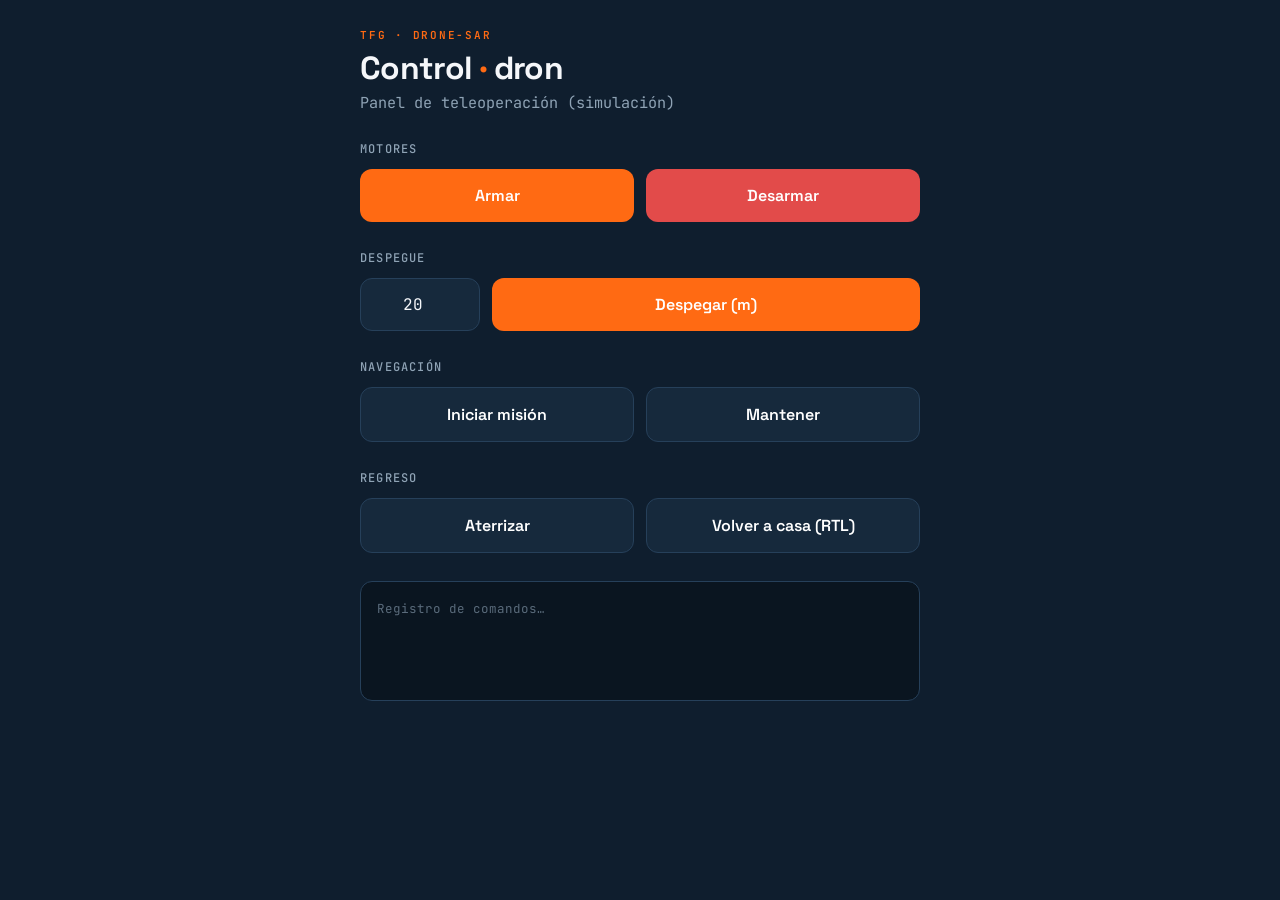
<file: control/index.html>
<!DOCTYPE html>
<!-- Declara que este documento es HTML5 (la versión actual). Siempre en la 1ª línea. -->

<html lang="es">
<!-- Elemento raíz. lang="es" indica que el contenido está en español
     (ayuda a buscadores y a lectores de pantalla). -->

<head>
<!-- La "cabeza": información sobre la página que NO se ve directamente
     (título, codificación, enlaces a estilos y fuentes). -->

  <meta charset="UTF-8">
  <!-- Codificación de caracteres. UTF-8 permite tildes, ñ, etc. sin que salgan símbolos raros. -->

  <meta name="viewport" content="width=device-width, initial-scale=1.0">
  <!-- Hace que la página se adapte al ancho del móvil (diseño responsive).
       Sin esto, en el móvil se vería diminuta. -->

  <title>Drone-SAR · Control</title>
  <!-- El texto que aparece en la pestaña del navegador. -->

  <!-- Precarga de las fuentes de Google (mejora un poco la velocidad de descarga). -->
  <link rel="preconnect" href="https://fonts.googleapis.com">
  <link rel="preconnect" href="https://fonts.gstatic.com" crossorigin>

  <!-- Descarga las tres tipografías que usa la página (Space Grotesk, Inter, JetBrains Mono). -->
  <link href="https://fonts.googleapis.com/css2?family=Space+Grotesk:wght@400;500;600;700&family=Inter:wght@400;500;600&family=JetBrains+Mono:wght@400;500;600&display=swap" rel="stylesheet">

  <!-- AQUÍ está la clave de la separación: en vez de un bloque <style> con todo
       el CSS dentro, enlazamos un fichero externo 'estilos.css'.
       El navegador lo descarga y aplica los estilos desde ahí.
       'estilos.css' debe estar en la MISMA carpeta que este control.html. -->
  <link rel="stylesheet" href="estilos.css">

</head>

<body>
<!-- El "cuerpo": todo lo que SÍ se ve en la página. -->

  <!-- Contenedor central. La clase "wrap" se define en el CSS para centrar
       el contenido y limitar su ancho. -->
  <div class="wrap">

    <!-- Encabezado de la página -->
    <div class="eyebrow">TFG · Drone-SAR</div>   <!-- pequeño texto superior en naranja -->
    <h1>Control <span class="sar">·</span> dron</h1>  <!-- título; el <span> colorea el punto -->
    <div class="sub">Panel de teleoperación (simulación)</div>  <!-- subtítulo -->

    <!-- ============ GRUPO: MOTORES ============ -->
    <!-- Cada "grupo" es una sección de botones con su título. -->
    <div class="grupo">
      <h2>Motores</h2>
      <div class="fila">
        <!-- onclick="enviar('arm')" -> al pulsar, llama a la función JavaScript
             'enviar' (definida abajo) con el comando 'arm'. -->
        <button class="b-ok" onclick="enviar('arm')">Armar</button>
        <button class="b-danger" onclick="enviar('disarm')">Desarmar</button>
      </div>
    </div>

    <!-- ============ GRUPO: DESPEGUE ============ -->
    <div class="grupo">
      <h2>Despegue</h2>
      <div class="takeoff">
        <!-- Campo numérico para escribir la altitud. id="alt" permite que
             el JavaScript lea su valor. value="20" es el valor inicial. -->
        <input id="alt" type="number" value="20" min="1" max="120" aria-label="Altitud en metros">
        <!-- Este botón llama a 'despegar()', que lee la altitud y la envía. -->
        <button class="b-ok" style="flex:1" onclick="despegar()">Despegar (m)</button>
      </div>
    </div>

    <!-- ============ GRUPO: NAVEGACIÓN ============ -->
    <div class="grupo">
      <h2>Navegación</h2>
      <div class="fila">
        <button class="b-neutral" onclick="enviar('start_mission')">Iniciar misión</button>
        <button class="b-neutral" onclick="enviar('hold')">Mantener</button>
      </div>
    </div>

    <!-- ============ GRUPO: REGRESO ============ -->
    <div class="grupo">
      <h2>Regreso</h2>
      <div class="fila">
        <button class="b-neutral" onclick="enviar('land')">Aterrizar</button>
        <button class="b-neutral" onclick="enviar('rtl')">Volver a casa (RTL)</button>
      </div>
    </div>

    <!-- Registro de comandos: aquí el JavaScript irá escribiendo lo que se envía
         y las respuestas. Empieza con un texto gris de aviso. -->
    <div class="log" id="log"><span class="t">Registro de comandos…</span></div>

  </div>

  <!-- ============ JAVASCRIPT (la lógica de los botones) ============ -->
  <!-- El <script> contiene el código que se ejecuta en el navegador cuando
       pulsas los botones. Es lo que convierte un clic en una petición a la API. -->
  <script>

    // === CONFIGURA AQUÍ la dirección de tu API ===
    // Es la URL base a la que se enviarán los comandos.
    // - En LOCAL o con el puerto abierto: la IP del EC2 + puerto 5000.
    // - Si algún día sirves por HTTPS con reverse proxy: cambia esto a "/api".
    const API_BASE = "http://51.48.220.143:5000/api";

    // Guardamos una referencia al recuadro del registro para escribir en él.
    const log = document.getElementById('log');

    // Función auxiliar: añade una línea al registro con la hora.
    // 'texto' es lo que se escribe; 'clase' le da color (ok, error, comando).
    function anota(texto, clase){
      const hora = new Date().toLocaleTimeString();   // hora actual (hh:mm:ss)
      const linea = document.createElement('div');     // crea una línea nueva
      linea.innerHTML = `<span class="t">${hora}</span> <span class="${clase}">${texto}</span>`;
      log.prepend(linea);   // la añade ARRIBA del todo (lo más reciente primero)
    }

    // Función principal: envía un comando a la API.
    // 'command' es la acción (arm, disarm...); 'extra' son datos opcionales (p. ej. altitud).
    async function enviar(command, extra){
      // Junta el comando con los datos extra en un solo objeto.
      const cuerpo = Object.assign({command}, extra || {});
      anota(`→ ${command}`, 'l-cmd');   // deja constancia en el registro

      try {
        // fetch = hace la petición HTTP a la API (POST al endpoint /command).
        const r = await fetch(`${API_BASE}/command`, {
          method: 'POST',                                  // método POST (enviar datos)
          headers: {'Content-Type': 'application/json'},   // avisamos de que enviamos JSON
          body: JSON.stringify(cuerpo)                     // convertimos el objeto a texto JSON
        });
        const data = await r.json();   // leemos la respuesta de la API (también JSON)

        // Según lo que responda la API, anotamos éxito o error.
        if (data.ok){ anota(`✓ ${command} enviado`, 'l-ok'); }
        else { anota(`✗ ${data.error || 'error'}`, 'l-err'); }

      } catch(e){
        // Si ni siquiera se pudo conectar con la API (apagada, puerto cerrado...).
        anota(`✗ sin conexión con la API`, 'l-err');
      }
    }

    // Función del botón "Despegar": lee la altitud del campo y la envía.
    function despegar(){
      const alt = parseFloat(document.getElementById('alt').value);  // lee el número
      if (isNaN(alt)){ anota('✗ altitud no válida', 'l-err'); return; }  // valida
      enviar('takeoff', {altitude: alt});   // envía takeoff con la altitud como dato extra
    }

  </script>

</body>
</html>
</file>
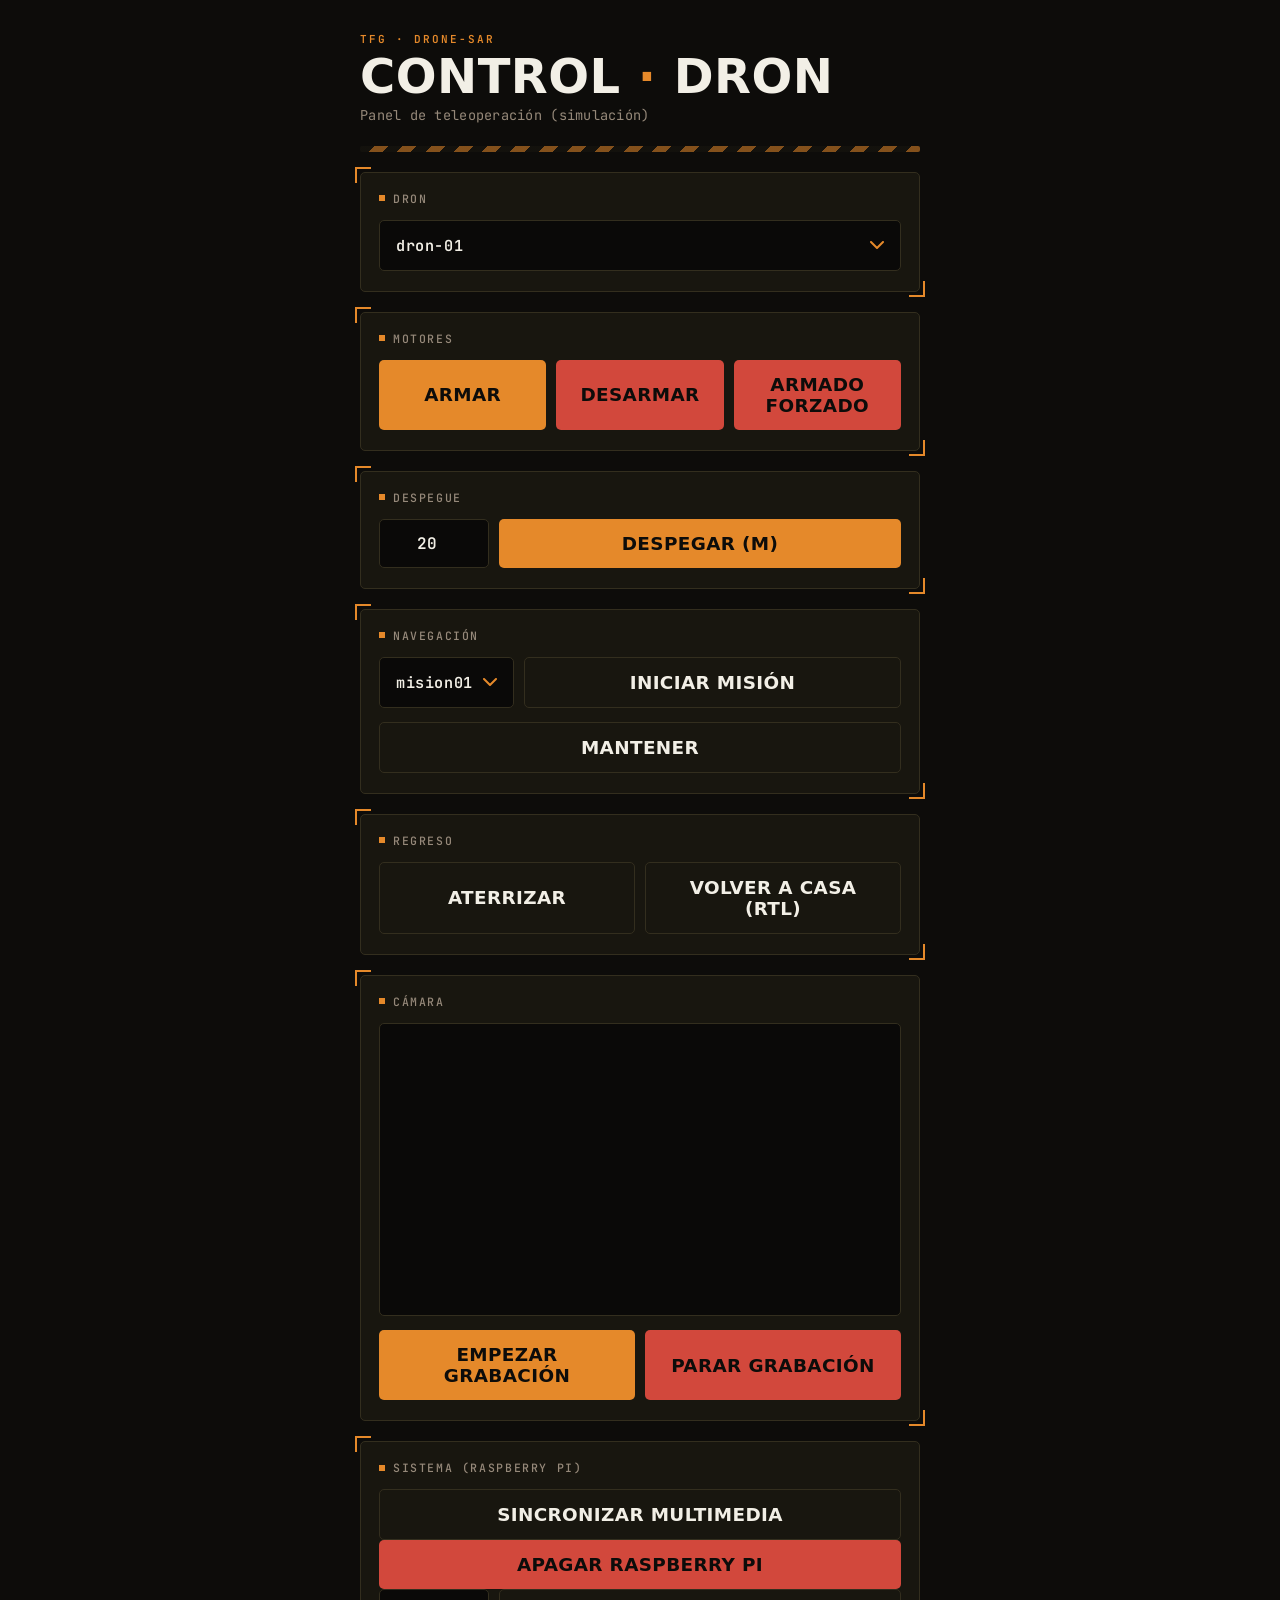
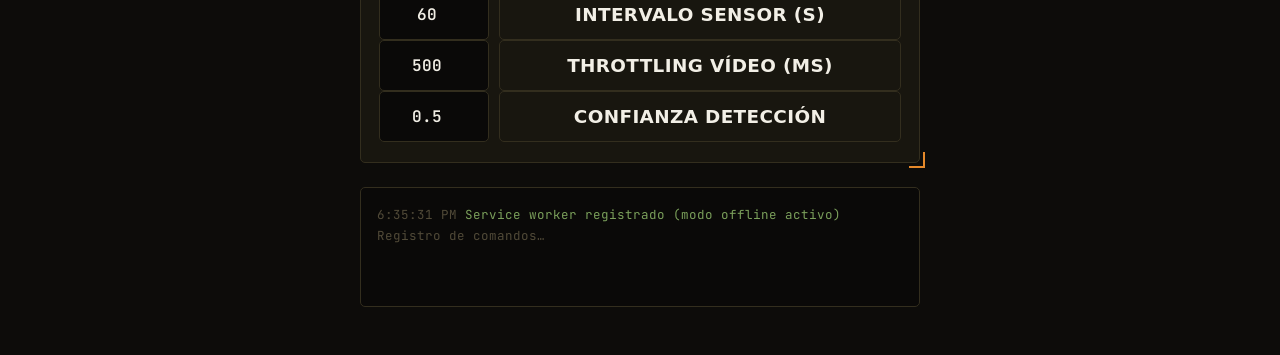
<file: www/control/index.html>
<!DOCTYPE html>
<!-- Declara que este documento es HTML5 (la versión actual). Siempre en la 1ª línea. -->

<html lang="es">
<!-- Elemento raíz. lang="es" indica que el contenido está en español
     (ayuda a buscadores y a lectores de pantalla). -->

<head>
<!-- La "cabeza": información sobre la página que NO se ve directamente
     (título, codificación, enlaces a estilos y fuentes). -->

  <meta charset="UTF-8">
  <!-- Codificación de caracteres. UTF-8 permite tildes, ñ, etc. sin que salgan símbolos raros. -->

  <meta name="viewport" content="width=device-width, initial-scale=1.0">
  <!-- Hace que la página se adapte al ancho del móvil (diseño responsive).
       Sin esto, en el móvil se vería diminuta. -->

  <title>Drone-SAR · Control</title>
  <!-- El texto que aparece en la pestaña del navegador. -->

  <!-- ===== PWA: manifest + iconos + color de tema =====
       El manifest.json describe la "app" (nombre, iconos, modo standalone).
       Es lo que hace aparecer el botón/opción "Instalar" en el navegador. -->
  <link rel="manifest" href="manifest.json">

  <!-- Icono que usan Android/Chrome al instalar (y como favicon en pestaña). -->
  <link rel="icon" href="icons/favicon.png" type="image/png">

  <!-- iOS no lee el manifest.json para el icono de pantalla de inicio:
       necesita este link aparte, con imagen SIN transparencia. -->
  <link rel="apple-touch-icon" href="icons/apple-touch-icon.png">

  <!-- Color de la barra de estado/navegador cuando la app está instalada
       (mismo tono que el fondo de la página, para que no "salte"). -->
  <meta name="theme-color" content="#0D0C0A">

  <!-- Le dice a iOS que esta página se puede abrir como app a pantalla
       completa (sin la barra de Safari) al añadirla al inicio. -->
  <meta name="apple-mobile-web-app-capable" content="yes">
  <meta name="apple-mobile-web-app-status-bar-style" content="black-translucent">
  <meta name="apple-mobile-web-app-title" content="Drone-SAR">

  <!-- Precarga de las fuentes de Google (mejora un poco la velocidad de descarga). -->
  <link rel="preconnect" href="https://fonts.googleapis.com">
  <link rel="preconnect" href="https://fonts.gstatic.com" crossorigin>

  <!-- Descarga las dos tipografías que usa la página: una condensada de
       rótulo industrial (títulos y botones) y una monoespaciada técnica
       (etiquetas, datos, registro). -->
  <link href="https://fonts.googleapis.com/css2?family=Big+Shoulders+Condensed:wght@600;700;800;900&family=JetBrains+Mono:wght@400;500;600&display=swap" rel="stylesheet">

  <!-- AQUÍ está la clave de la separación: en vez de un bloque <style> con todo
       el CSS dentro, enlazamos un fichero externo 'estilos.css'.
       El navegador lo descarga y aplica los estilos desde ahí.
       'estilos.css' debe estar en la MISMA carpeta que este control.html. -->
  <link rel="stylesheet" href="estilos.css">

</head>

<body>
<!-- El "cuerpo": todo lo que SÍ se ve en la página. -->

  <!-- Contenedor central. La clase "wrap" se define en el CSS para centrar
       el contenido y limitar su ancho. -->
  <div class="wrap">

    <!-- Encabezado de la página -->
    <div class="eyebrow">TFG · Drone-SAR</div>   <!-- pequeño texto superior en naranja -->
    <h1>Control <span class="sar">·</span> dron</h1>  <!-- título; el <span> colorea el punto -->
    <div class="sub">Panel de teleoperación (simulación)</div>  <!-- subtítulo -->
    <div class="hazard" aria-hidden="true"></div>  <!-- franja decorativa tipo cinta de baliza -->

    <!-- ============ GRUPO: DRON ============ -->
    <!-- Desplegable para elegir a qué dron van dirigidos los comandos.
         Su valor se lee en cada envío y se manda como "dron_id". -->
    <div class="grupo">
      <h2>Dron</h2>
      <div class="fila">
        <select id="droneId" aria-label="Dron seleccionado">
          <option value="dron-01">dron-01</option>
          <option value="dron-02">dron-02</option>
        </select>
      </div>
    </div>

    <!-- ============ GRUPO: MOTORES ============ -->
    <!-- Cada "grupo" es una sección de botones con su título. -->
    <div class="grupo">
      <h2>Motores</h2>
      <div class="fila">
        <!-- onclick="enviar('arm')" -> al pulsar, llama a la función JavaScript
             'enviar' (definida abajo) con el comando 'arm'. -->
        <button class="b-ok" onclick="enviar('arm')">Armar</button>
        <button class="b-danger" onclick="enviar('disarm')">Desarmar</button>
        <!-- Armado forzado: salta las comprobaciones previas al armado
             (pre-arm checks). Pide confirmación, como apagarPi(), porque
             es una acción peligrosa. -->
        <button class="b-danger" onclick="armadoForzado()">Armado forzado</button>
      </div>
    </div>

    <!-- ============ GRUPO: DESPEGUE ============ -->
    <div class="grupo">
      <h2>Despegue</h2>
      <div class="takeoff">
        <!-- Campo numérico para escribir la altitud. id="alt" permite que
             el JavaScript lea su valor. value="20" es el valor inicial. -->
        <input id="alt" type="number" value="20" min="1" max="120" aria-label="Altitud en metros">
        <!-- Este botón llama a 'despegar()', que lee la altitud y la envía. -->
        <button class="b-ok" style="flex:1" onclick="despegar()">Despegar (m)</button>
      </div>
    </div>

    <!-- ============ GRUPO: NAVEGACIÓN ============ -->
    <div class="grupo">
      <h2>Navegación</h2>

      <!-- Misión predefinida: se elige cuál y el botón la lanza. El script
           de la misión (waypoints, MAVLink) vive en la Pi; desde aquí solo
           viaja su NOMBRE, que la Pi usa para saber qué script ejecutar.
           Para añadir más misiones, basta con otra <option> aquí y su nombre
           en MISIONES_VALIDAS (api.py). -->
      <div class="takeoff">
        <select id="misionId" aria-label="Misión a ejecutar">
          <option value="mision01">mision01</option>
        </select>
        <button class="b-neutral" style="flex:1" onclick="iniciarMision()">Iniciar misión</button>
      </div>

      <div class="fila" style="margin-top:14px">
        <!-- 'Mantener' llama a mantener(): ordena al dron quedarse quieto
             en el aire (loiter) en su posición actual. -->
        <button class="b-neutral" onclick="mantener()">Mantener</button>
      </div>
    </div>

    <!-- ============ GRUPO: REGRESO ============ -->
    <div class="grupo">
      <h2>Regreso</h2>
      <div class="fila">
        <!-- Estos dos inician una maniobra de vuelo real, así que sus
             funciones piden confirmación antes de enviar (igual que apagarPi()). -->
        <button class="b-neutral" onclick="aterrizar()">Aterrizar</button>
        <button class="b-neutral" onclick="volverACasa()">Volver a casa (RTL)</button>
      </div>
    </div>

    <!-- ============ GRUPO: CÁMARA ============ -->
    <!-- Vídeo en directo (streaming del nodo edge) + empezar/parar grabación.
         El vídeo va aquí porque son la misma "fuente": lo que ves en el
         iframe es la misma cámara que arman/paran estos botones. Los
         botones, de momento, solo ENVÍAN el comando a la API; falta decidir
         cómo lo atiende el nodo edge (siguiente paso, junto contigo). -->
    <div class="grupo">
      <h2>Cámara</h2>
      <div class="video-wrap">
        <iframe src="https://stream.gorostiditfg.com/dron_live/"
                title="Transmisión en directo del dron"
                allow="autoplay; fullscreen"
                allowfullscreen>
        </iframe>
      </div>
      <div class="fila" style="margin-top:14px">
        <button class="b-ok" onclick="enviar('start_recording')">Empezar grabación</button>
        <button class="b-danger" onclick="enviar('stop_recording')">Parar grabación</button>
      </div>
    </div>

    <!-- ============ GRUPO: SISTEMA (Raspberry Pi) ============ -->
    <!-- Comandos que no controlan el vuelo, sino la propia Raspberry Pi y
         los parámetros de sus servicios (sensor, vídeo). De momento estos
         comandos solo se ENVÍAN a la API; falta que la Pi (otro repo) los
         atienda de verdad. -->
    <div class="grupo">
      <h2>Sistema (Raspberry Pi)</h2>

      <!-- Lanza sincroniza-media.sh en el EC2 (trae vídeos/fotos de la Pi y
           convierte los vídeos a H.264). El resultado se consulta y se escribe
           en el registro al terminar. -->
      <div class="fila">
        <button class="b-neutral" onclick="sincronizarMedia()">Sincronizar multimedia</button>
      </div>

      <div class="fila">
        <!-- Apaga la Raspberry Pi. Es una acción irreversible desde la web
             (habría que ir físicamente a reiniciarla), así que usamos el
             estilo "b-danger" como en Desarmar. -->
        <button class="b-danger" onclick="apagarPi()">Apagar Raspberry Pi</button>
      </div>

      <!-- Intervalo de envío del sensor: cada cuántos segundos el "modo
           sensor" manda datos. Parametrizable: se escribe un número y se
           envía como dato extra junto al comando. -->
      <div class="takeoff">
        <input id="sensorInterval" type="number" value="60" min="1" step="1" aria-label="Intervalo de envío del sensor en segundos">
        <button class="b-neutral" style="flex:1" onclick="setSensorInterval()">Intervalo sensor (s)</button>
      </div>

      <!-- Throttling de vídeo: cada cuánto tiempo (o a qué límite) se envían
           los fotogramas/streaming de vídeo. También parametrizable. -->
      <div class="takeoff">
        <input id="videoThrottle" type="number" value="500" min="0" step="10" aria-label="Throttling de vídeo en milisegundos">
        <button class="b-neutral" style="flex:1" onclick="setVideoThrottle()">Throttling vídeo (ms)</button>
      </div>

      <!-- Confianza mínima con la que deteccion.py da una detección como válida
           (0 a 1). Se envía como dato extra junto al comando 'set_confidence'. -->
      <div class="takeoff">
        <input id="confianza" type="number" value="0.5" min="0" max="1" step="0.05" aria-label="Confianza mínima de detección (0 a 1)">
        <button class="b-neutral" style="flex:1" onclick="setConfianza()">Confianza detección</button>
      </div>
    </div>

    <!-- Registro de comandos: aquí el JavaScript irá escribiendo lo que se envía
         y las respuestas. Empieza con un texto gris de aviso. -->
    <div class="log" id="log"><span class="t">Registro de comandos…</span></div>

  </div>

  <!-- ============ JAVASCRIPT (la lógica de los botones) ============ -->
  <!-- El <script> contiene el código que se ejecuta en el navegador cuando
       pulsas los botones. Es lo que convierte un clic en una petición a la API. -->
  <script>

    // === CONFIGURA AQUÍ la dirección de tu API ===
    // Es la URL base a la que se enviarán los comandos.
    // - En LOCAL o con el puerto abierto: la IP del EC2 + puerto 5000.
    // - Si algún día sirves por HTTPS con reverse proxy: cambia esto a "/api".
    const API_BASE = "https://api.gorostiditfg.com/api";

    // Guardamos una referencia al recuadro del registro para escribir en él.
    const log = document.getElementById('log');

    // Función auxiliar: añade una línea al registro con la hora.
    // 'texto' es lo que se escribe; 'clase' le da color (ok, error, comando).
    function anota(texto, clase){
      const hora = new Date().toLocaleTimeString();   // hora actual (hh:mm:ss)
      const linea = document.createElement('div');     // crea una línea nueva
      linea.innerHTML = `<span class="t">${hora}</span> <span class="${clase}">${texto}</span>`;
      log.prepend(linea);   // la añade ARRIBA del todo (lo más reciente primero)
    }

    // Función principal: envía un comando a la API.
    // 'command' es la acción (arm, disarm...); 'extra' son datos opcionales (p. ej. altitud).
    async function enviar(command, extra){
      // Lee el dron elegido en el desplegable y lo añade al cuerpo,
      // junto con el comando y los datos extra.
      const droneId = document.getElementById('droneId').value;
      const cuerpo = Object.assign({command, dron_id: droneId}, extra || {});
      anota(`→ [${droneId}] ${command}`, 'l-cmd');   // deja constancia en el registro

      try {
        // fetch = hace la petición HTTP a la API (POST al endpoint /command).
        const r = await fetch(`${API_BASE}/command`, {
          method: 'POST',                                  // método POST (enviar datos)
          headers: {'Content-Type': 'application/json'},   // avisamos de que enviamos JSON
          body: JSON.stringify(cuerpo)                     // convertimos el objeto a texto JSON
        });
        const data = await r.json();   // leemos la respuesta de la API (también JSON)

        // Según lo que responda la API, anotamos éxito o error.
        if (data.ok){ anota(`✓ ${command} enviado`, 'l-ok'); }
        else { anota(`✗ ${data.error || 'error'}`, 'l-err'); }

      } catch(e){
        // Si ni siquiera se pudo conectar con la API (apagada, puerto cerrado...).
        anota(`✗ sin conexión con la API`, 'l-err');
      }
    }

    // Función del botón "Despegar": lee la altitud del campo, la valida
    // contra el rango permitido (min/max del propio <input>) y la envía.
    function despegar(){
      const campo = document.getElementById('alt');
      const alt = parseFloat(campo.value);                 // lee el número
      const min = parseFloat(campo.min) || 1;              // 1 m por defecto
      const max = parseFloat(campo.max) || 120;            // 120 m (límite legal UE)
      if (isNaN(alt)){ anota('✗ altitud no válida', 'l-err'); return; }
      if (alt < min || alt > max){
        anota(`✗ altitud fuera de rango (${min}–${max} m)`, 'l-err'); return;
      }
      if (!confirm(`¿Despegar y subir a ${alt} m?`)) return;
      enviar('takeoff', {altitude: alt});   // envía takeoff con la altitud como dato extra
    }

    // Botón "Armado forzado": arma saltando los pre-arm checks (GPS,
    // calibración, fallos de sensor...). Es peligroso, así que pide
    // confirmación explícita antes de enviarlo.
    function armadoForzado(){
      if (!confirm('¿Forzar el armado saltando los pre-arm checks? Esto puede ser peligroso.')) return;
      enviar('force_arm');
    }

    // Botón "Mantener": el dron se queda quieto en el aire (loiter) en su
    // posición actual. No lleva datos extra, igual que arm/disarm.
    function mantener(){
      enviar('hold');
    }

    // Botón "Aterrizar": el dron desciende y aterriza donde está.
    // Pide confirmación porque inicia una maniobra de vuelo real.
    function aterrizar(){
      if (!confirm('¿Iniciar aterrizaje en la posición actual?')) return;
      enviar('land');
    }

    // Botón "Volver a casa (RTL)": el dron regresa al punto de despegue y
    // aterriza allí. También pide confirmación antes de enviar.
    function volverACasa(){
      if (!confirm('¿Volver al punto de despegue y aterrizar (RTL)?')) return;
      enviar('rtl');
    }

    // Botón "Iniciar misión": lee la misión elegida en el desplegable y la
    // envía como dato extra. El dron pasará a modo autónomo y ejecutará esa
    // misión, así que pide confirmación antes (como aterrizar / RTL).
    function iniciarMision(){
      const mision = document.getElementById('misionId').value;
      if (!confirm(`¿Iniciar la misión "${mision}" en modo autónomo?`)) return;
      enviar('start_mission', {mission: mision});
    }

    // Botón "Sincronizar multimedia": pide a la API que lance la sincronización
    // del dron elegido en el desplegable y empieza a consultar su estado.
    // Se envía el dron_id explícito; si no, la API usaría el dron por defecto.
    let timerSync = null;

    async function sincronizarMedia(){
      const droneId = document.getElementById('droneId').value;
      anota(`→ [${droneId}] sincronizar multimedia`, 'l-cmd');
      try {
        const r = await fetch(`${API_BASE}/sync`, {
          method: 'POST',
          headers: {'Content-Type': 'application/json'},
          body: JSON.stringify({dron_id: droneId})
        });
        const data = await r.json();
        if (r.status === 202){
          anota(`✓ sincronización de ${droneId} lanzada`, 'l-ok');
          seguirEstadoSync(droneId);
        } else if (r.status === 409){
          anota(`✗ ya hay una sincronización en curso para ${droneId}`, 'l-err');
          seguirEstadoSync(droneId);
        } else {
          anota(`✗ ${data.error || 'error'}`, 'l-err');
        }
      } catch(e){
        anota(`✗ sin conexión con la API`, 'l-err');
      }
    }

    // Consulta el estado de la sincronización cada 5 s hasta que deja de ser
    // "en_curso". Si ya había un seguimiento activo, lo sustituye.
    function seguirEstadoSync(droneId){
      if (timerSync) clearInterval(timerSync);
      const inicio = Date.now();
      timerSync = setInterval(async () => {
        if (Date.now() - inicio > 2 * 60 * 60 * 1000){   // mismo límite que la API
          anota(`✗ la sincronización de ${droneId} sigue en curso tras 2 h; se deja de consultar`, 'l-err');
          clearInterval(timerSync);
          timerSync = null;
          return;
        }
        try {
          const r = await fetch(`${API_BASE}/sync/${droneId}`);
          const data = await r.json();
          const estado = data.estado;
          if (!estado || estado.estado === 'en_curso') return;
          clearInterval(timerSync);
          timerSync = null;
          if (estado.estado === 'ok'){
            anota(`✓ sincronización de ${droneId} completada: ${estado.videos_copiados} vídeo(s), ${estado.fotos_copiadas} foto(s), ${estado.videos_convertidos} convertido(s)`, 'l-ok');
          } else {
            anota(`✗ sincronización de ${droneId} con errores: ${estado.mensaje}`, 'l-err');
          }
        } catch(e){
          anota(`✗ no se pudo consultar el estado de la sincronización`, 'l-err');
          clearInterval(timerSync);
          timerSync = null;
        }
      }, 5000);
    }

    // Botón "Apagar Raspberry Pi": pide confirmación (es irreversible desde
    // la web) y envía el comando 'shutdown'. La Pi aún no lo atiende: eso
    // se conecta en el repo de la Pi más adelante.
    function apagarPi(){
      if (!confirm('¿Seguro que quieres apagar la Raspberry Pi?')) return;
      enviar('shutdown');
    }

    // Botón "Intervalo sensor (s)": lee el intervalo en segundos y lo envía
    // como dato extra junto al comando 'set_sensor_interval'.
    function setSensorInterval(){
      const seg = parseFloat(document.getElementById('sensorInterval').value);
      if (isNaN(seg) || seg <= 0){ anota('✗ intervalo no válido', 'l-err'); return; }
      enviar('set_sensor_interval', {interval_seconds: seg});
    }

    // Botón "Throttling vídeo (ms)": lee el throttling en milisegundos y lo
    // envía como dato extra junto al comando 'set_video_throttle'.
    function setVideoThrottle(){
      const ms = parseFloat(document.getElementById('videoThrottle').value);
      if (isNaN(ms) || ms < 0){ anota('✗ throttling no válido', 'l-err'); return; }
      enviar('set_video_throttle', {throttle_ms: ms});
    }

    // Botón "Confianza detección": lee el umbral (0 a 1) y lo envía a la Pi
    // como dato extra junto al comando 'set_confidence'.
    function setConfianza(){
      const c = parseFloat(document.getElementById('confianza').value);
      if (isNaN(c) || c < 0 || c > 1){ anota('✗ confianza fuera de rango (0–1)', 'l-err'); return; }
      enviar('set_confidence', {confidence: c});
    }

    // === Registro del Service Worker (PWA) ===
    // Comprueba que el navegador soporte service workers (todos los
    // modernos lo hacen) y, si es así, le pide que registre 'sw.js'.
    // A partir de ahí el propio navegador se encarga de instalarlo,
    // cachear el app shell y mantenerlo actualizado.
    if ('serviceWorker' in navigator) {
      window.addEventListener('load', () => {
        navigator.serviceWorker.register('sw.js')
          .then(() => anota('Service worker registrado (modo offline activo)', 'l-ok'))
          .catch(() => anota('No se pudo registrar el service worker', 'l-err'));
      });
    }

  </script>

</body>
</html>
</file>
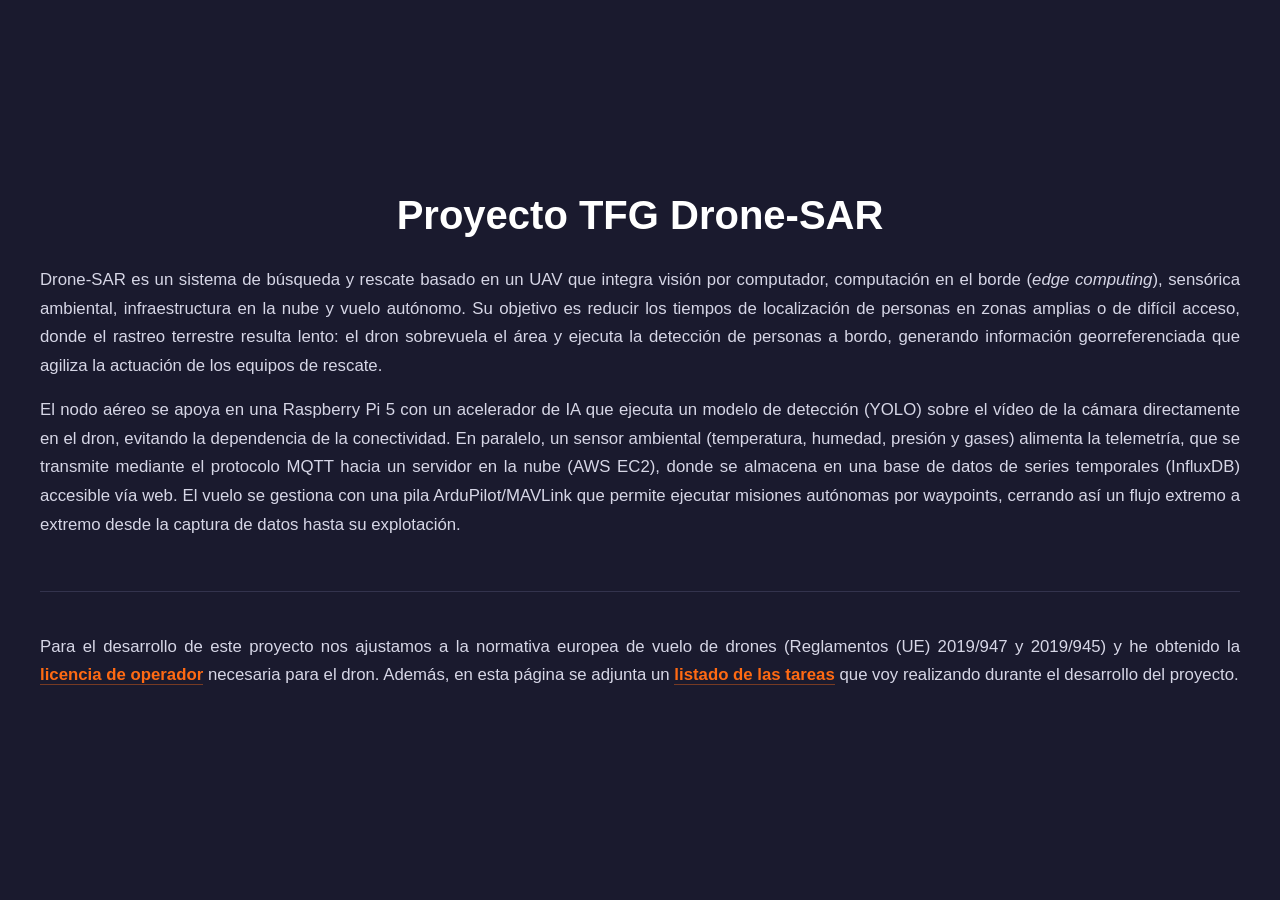
<file: www/web/index.html>
<!DOCTYPE html>
<html lang="es">
<head>
    <meta charset="UTF-8">
    <meta name="viewport" content="width=device-width, initial-scale=1.0">
    <title>Proyecto TFG Drone-SAR</title>
    <style>
        body {
            margin: 0;
            min-height: 100vh;
            display: flex;
            flex-direction: column;
            justify-content: center;
            align-items: center;
            font-family: Arial, Helvetica, sans-serif;
            background-color: #1a1a2e;
            color: #ffffff;
            padding: 48px 40px;
            box-sizing: border-box;
        }
        h1 {
            font-size: 2.5rem;
            text-align: center;
            margin: 0 0 28px 0;
        }
        .resumen {
            width: 100%;
            max-width: 1200px;
            text-align: justify;
            line-height: 1.7;
            color: #d6d6e6;
            font-size: 1.05rem;
            margin-bottom: 36px;
        }
        .resumen p {
            margin: 0 0 16px 0;
        }
        .normativa {
            width: 100%;
            max-width: 1200px;
            text-align: justify;
            line-height: 1.7;
            color: #d6d6e6;
            font-size: 1.05rem;
            border-top: 1px solid #33334d;
            padding-top: 24px;
        }
        .normativa a {
            color: #FF6A13;
            font-weight: 600;
            text-decoration: none;
            border-bottom: 1px solid rgba(255,106,19,0.4);
            transition: border-color .15s;
        }
        .normativa a:hover {
            border-bottom-color: #FF6A13;
        }
    </style>
</head>
<body>
    <h1>Proyecto TFG Drone-SAR</h1>

    <div class="resumen">
        <p>Drone-SAR es un sistema de búsqueda y rescate basado en un UAV que integra visión por computador, computación en el borde (<i>edge computing</i>), sensórica ambiental, infraestructura en la nube y vuelo autónomo. Su objetivo es reducir los tiempos de localización de personas en zonas amplias o de difícil acceso, donde el rastreo terrestre resulta lento: el dron sobrevuela el área y ejecuta la detección de personas a bordo, generando información georreferenciada que agiliza la actuación de los equipos de rescate.</p>
        <p>El nodo aéreo se apoya en una Raspberry Pi 5 con un acelerador de IA que ejecuta un modelo de detección (YOLO) sobre el vídeo de la cámara directamente en el dron, evitando la dependencia de la conectividad. En paralelo, un sensor ambiental (temperatura, humedad, presión y gases) alimenta la telemetría, que se transmite mediante el protocolo MQTT hacia un servidor en la nube (AWS EC2), donde se almacena en una base de datos de series temporales (InfluxDB) accesible vía web. El vuelo se gestiona con una pila ArduPilot/MAVLink que permite ejecutar misiones autónomas por waypoints, cerrando así un flujo extremo a extremo desde la captura de datos hasta su explotación.</p>
    </div>

    <div class="normativa">
        <p>Para el desarrollo de este proyecto nos ajustamos a la normativa europea de vuelo de drones (Reglamentos (UE) 2019/947 y 2019/945) y he obtenido la <a href="operador.html">licencia de operador</a> necesaria para el dron. Además, en esta página se adjunta un <a href="journal.html">listado de las tareas</a> que voy realizando durante el desarrollo del proyecto.</p>
    </div>
</body>
</html>
</file>
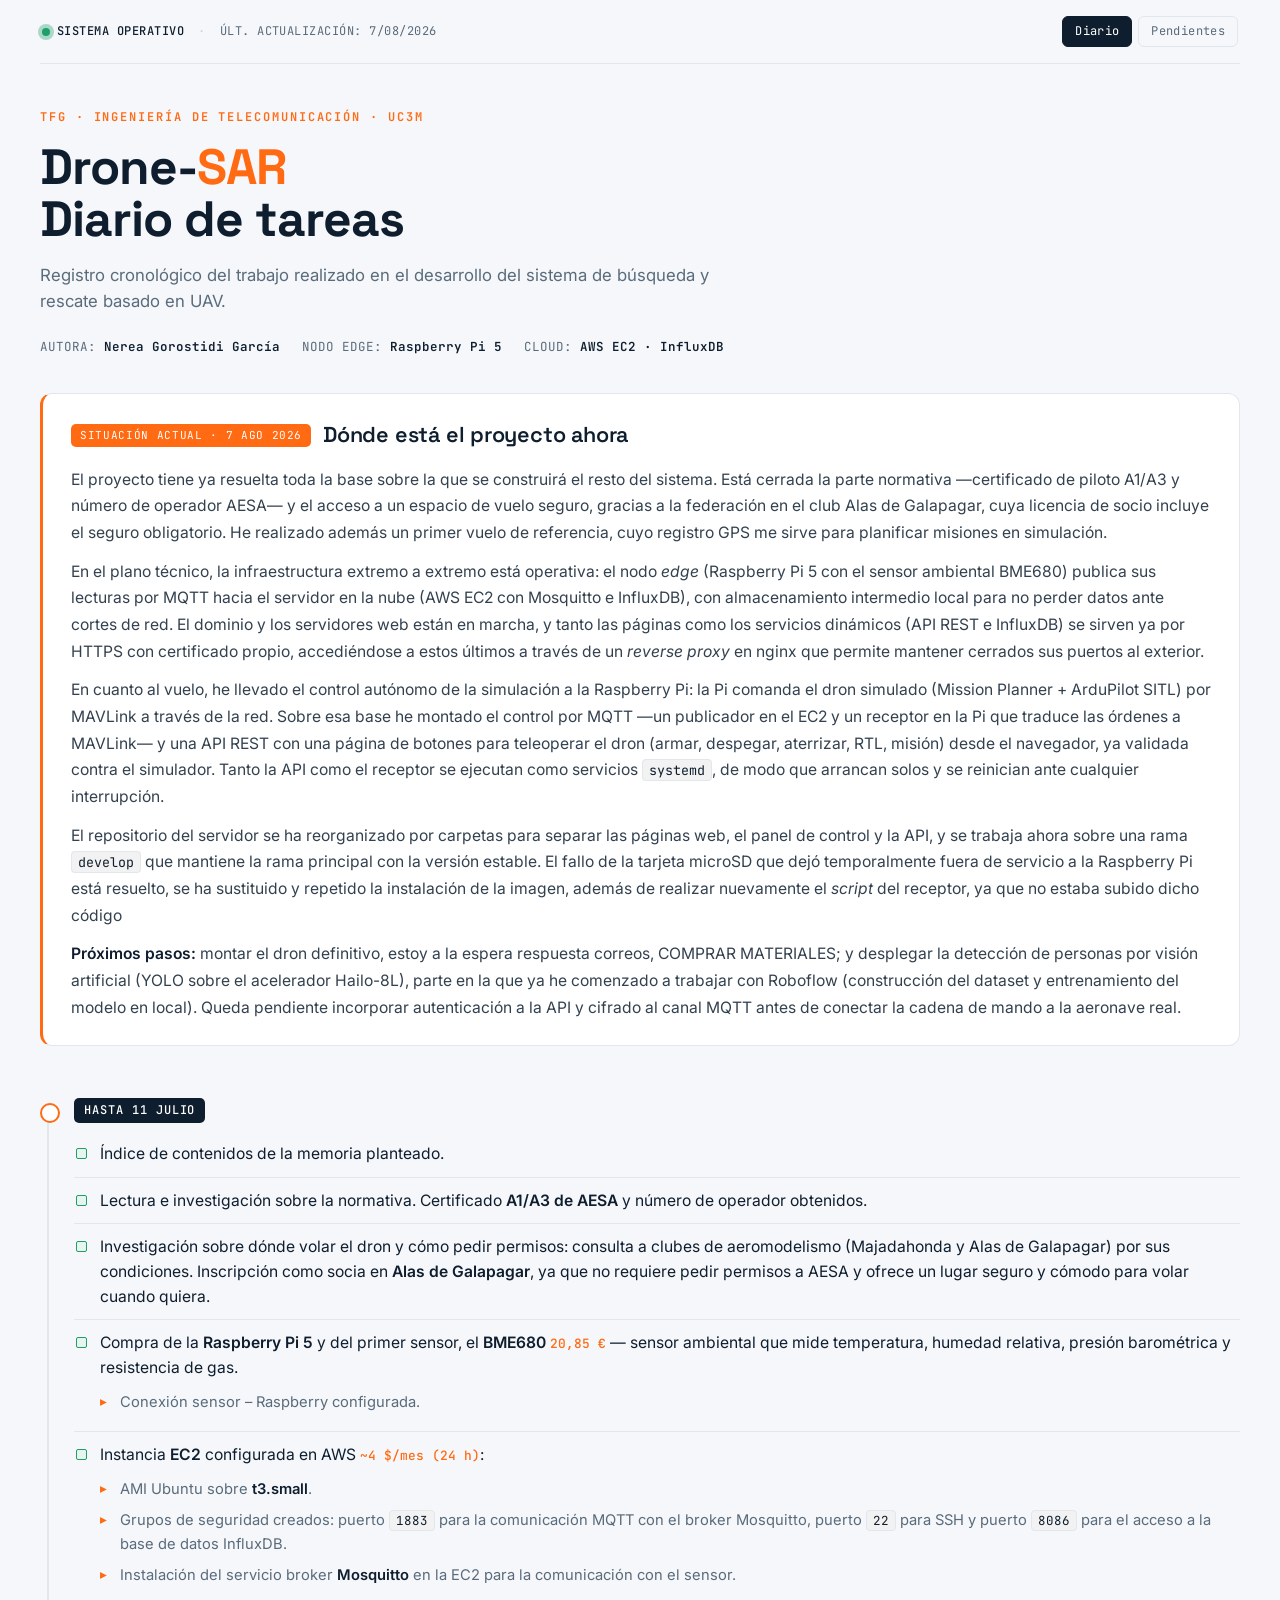
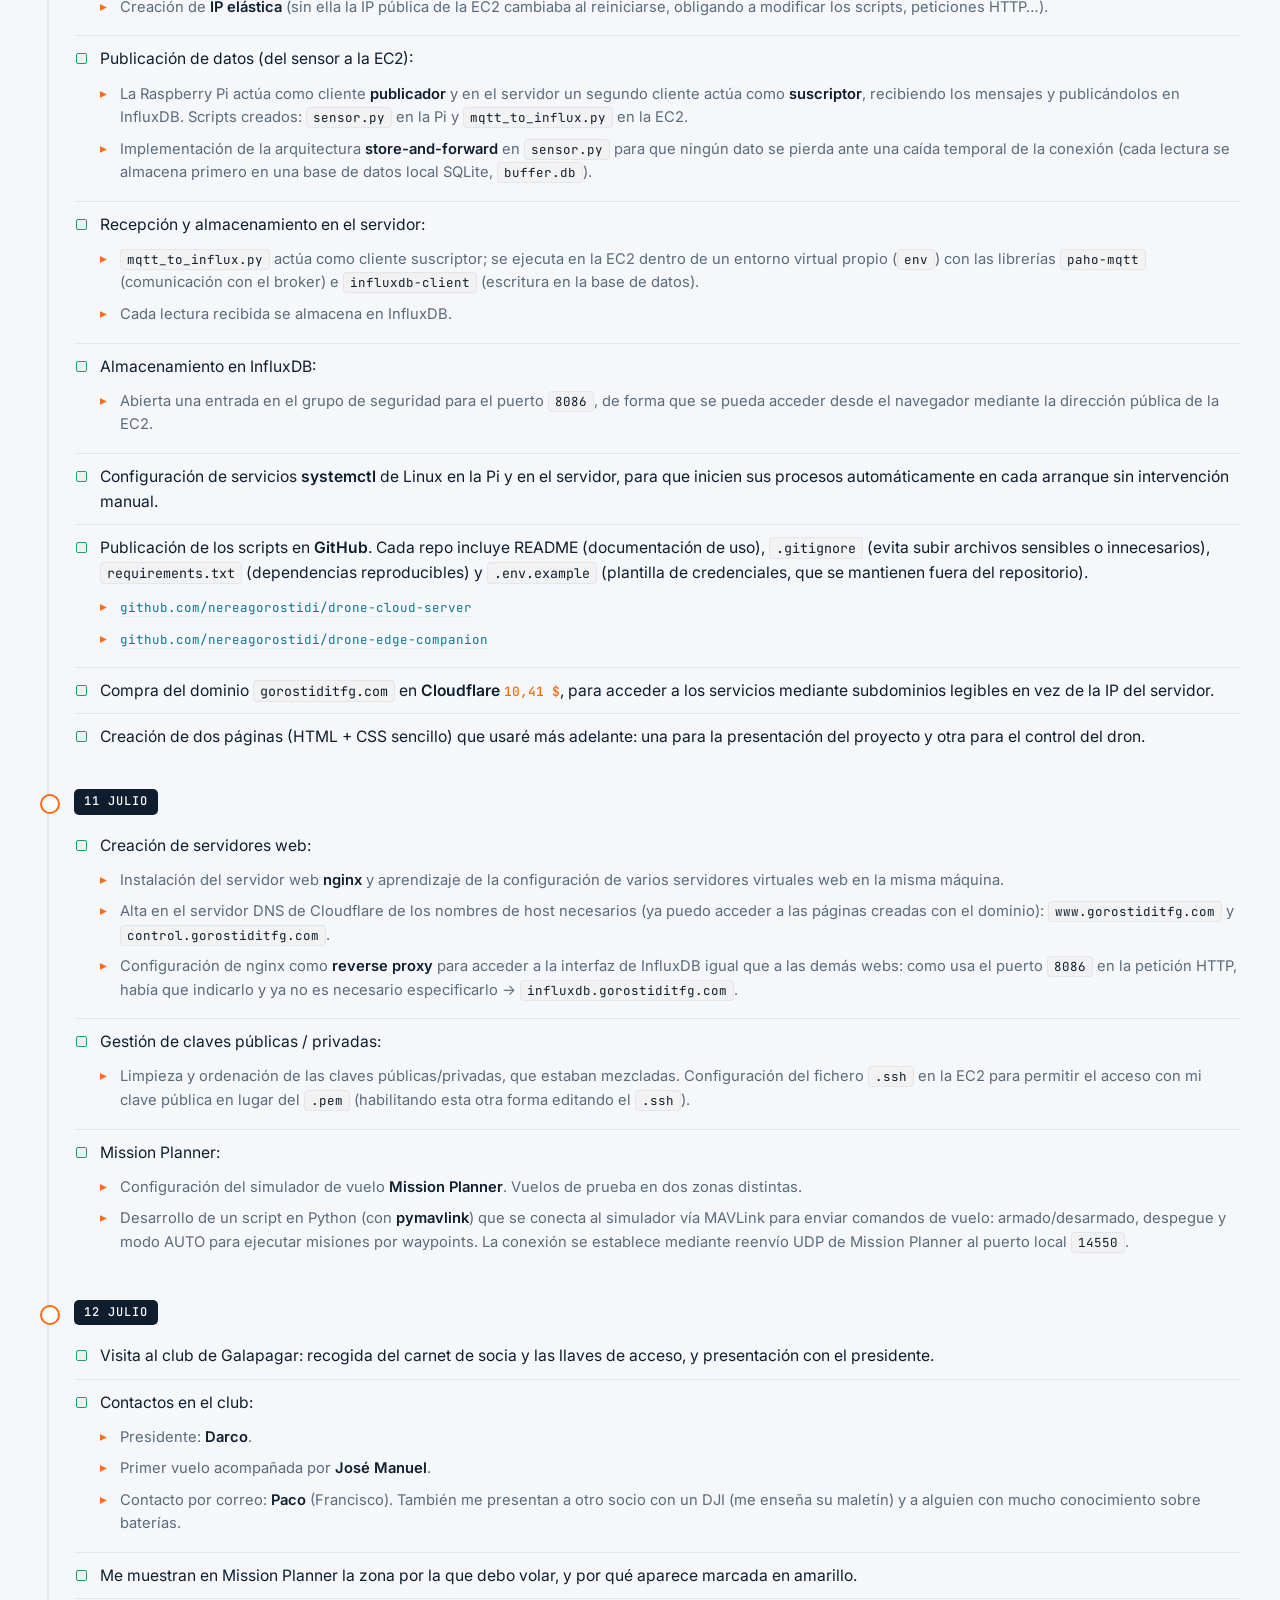
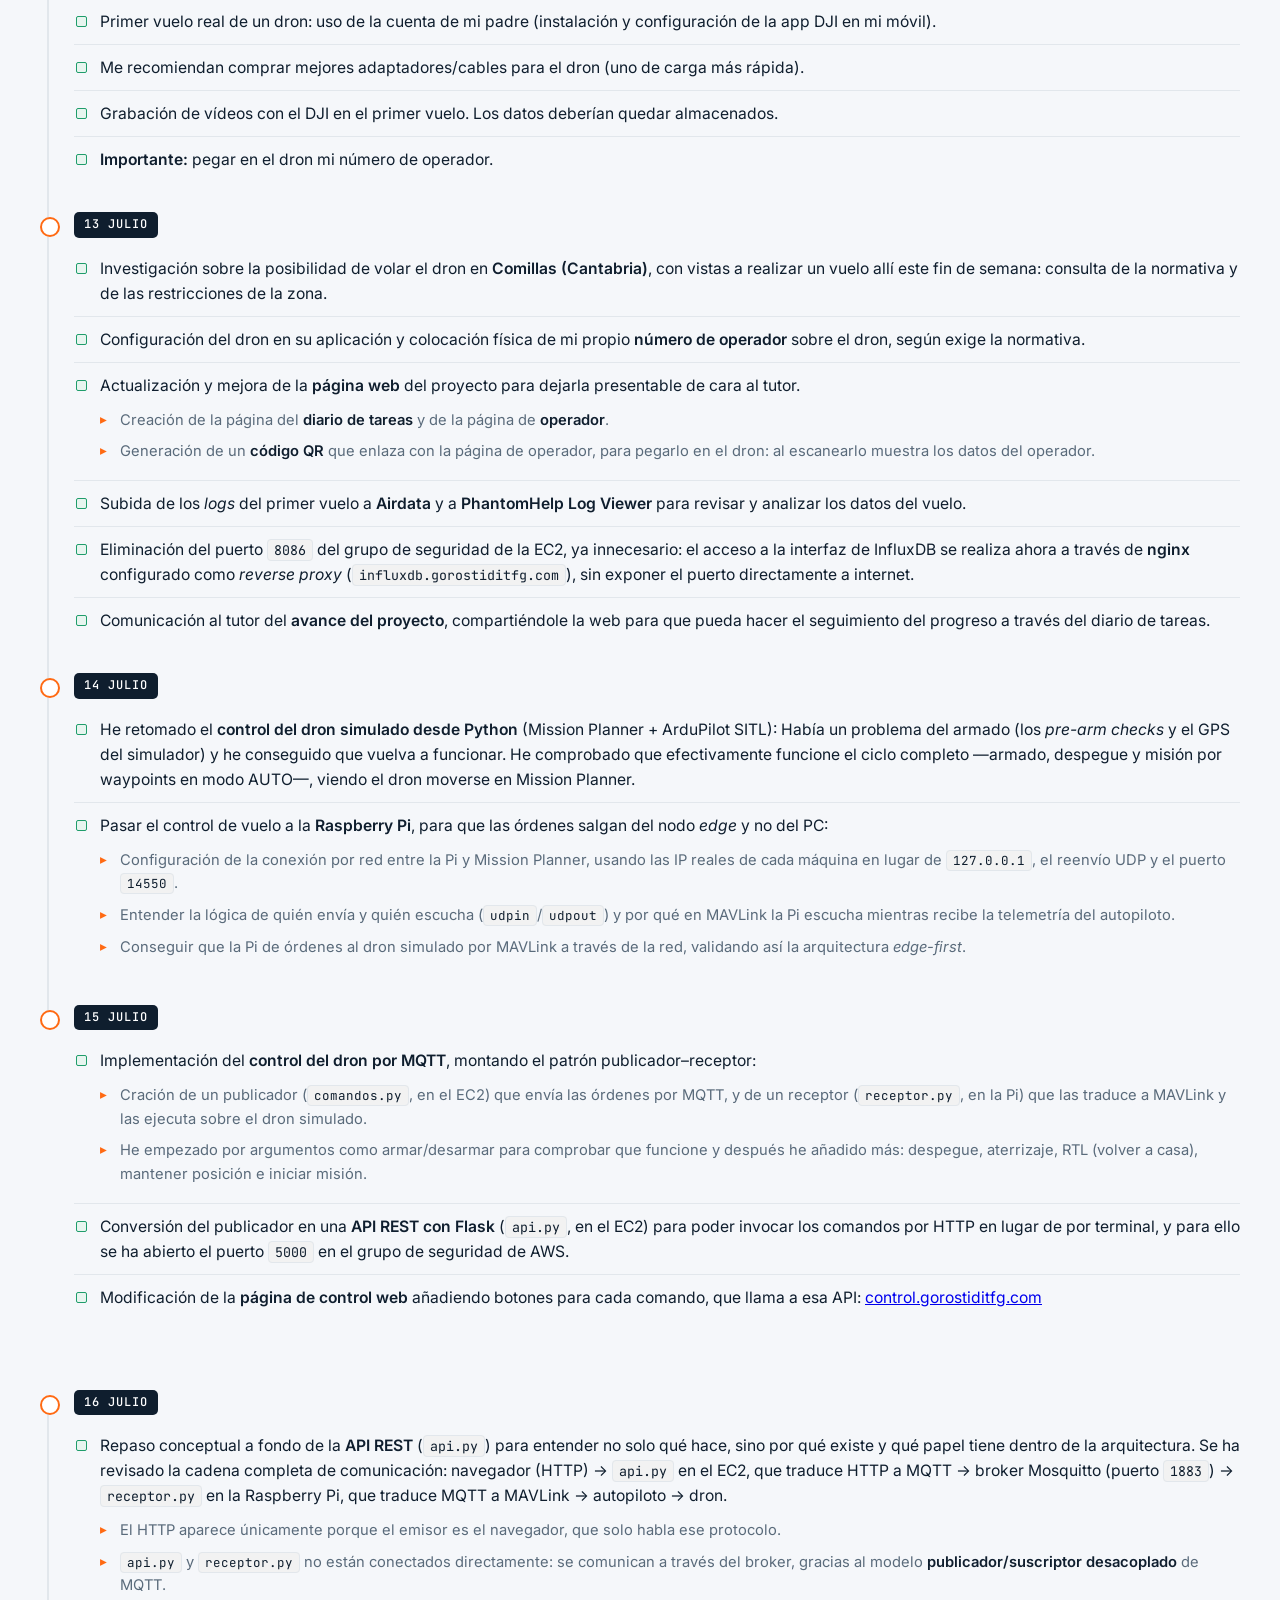
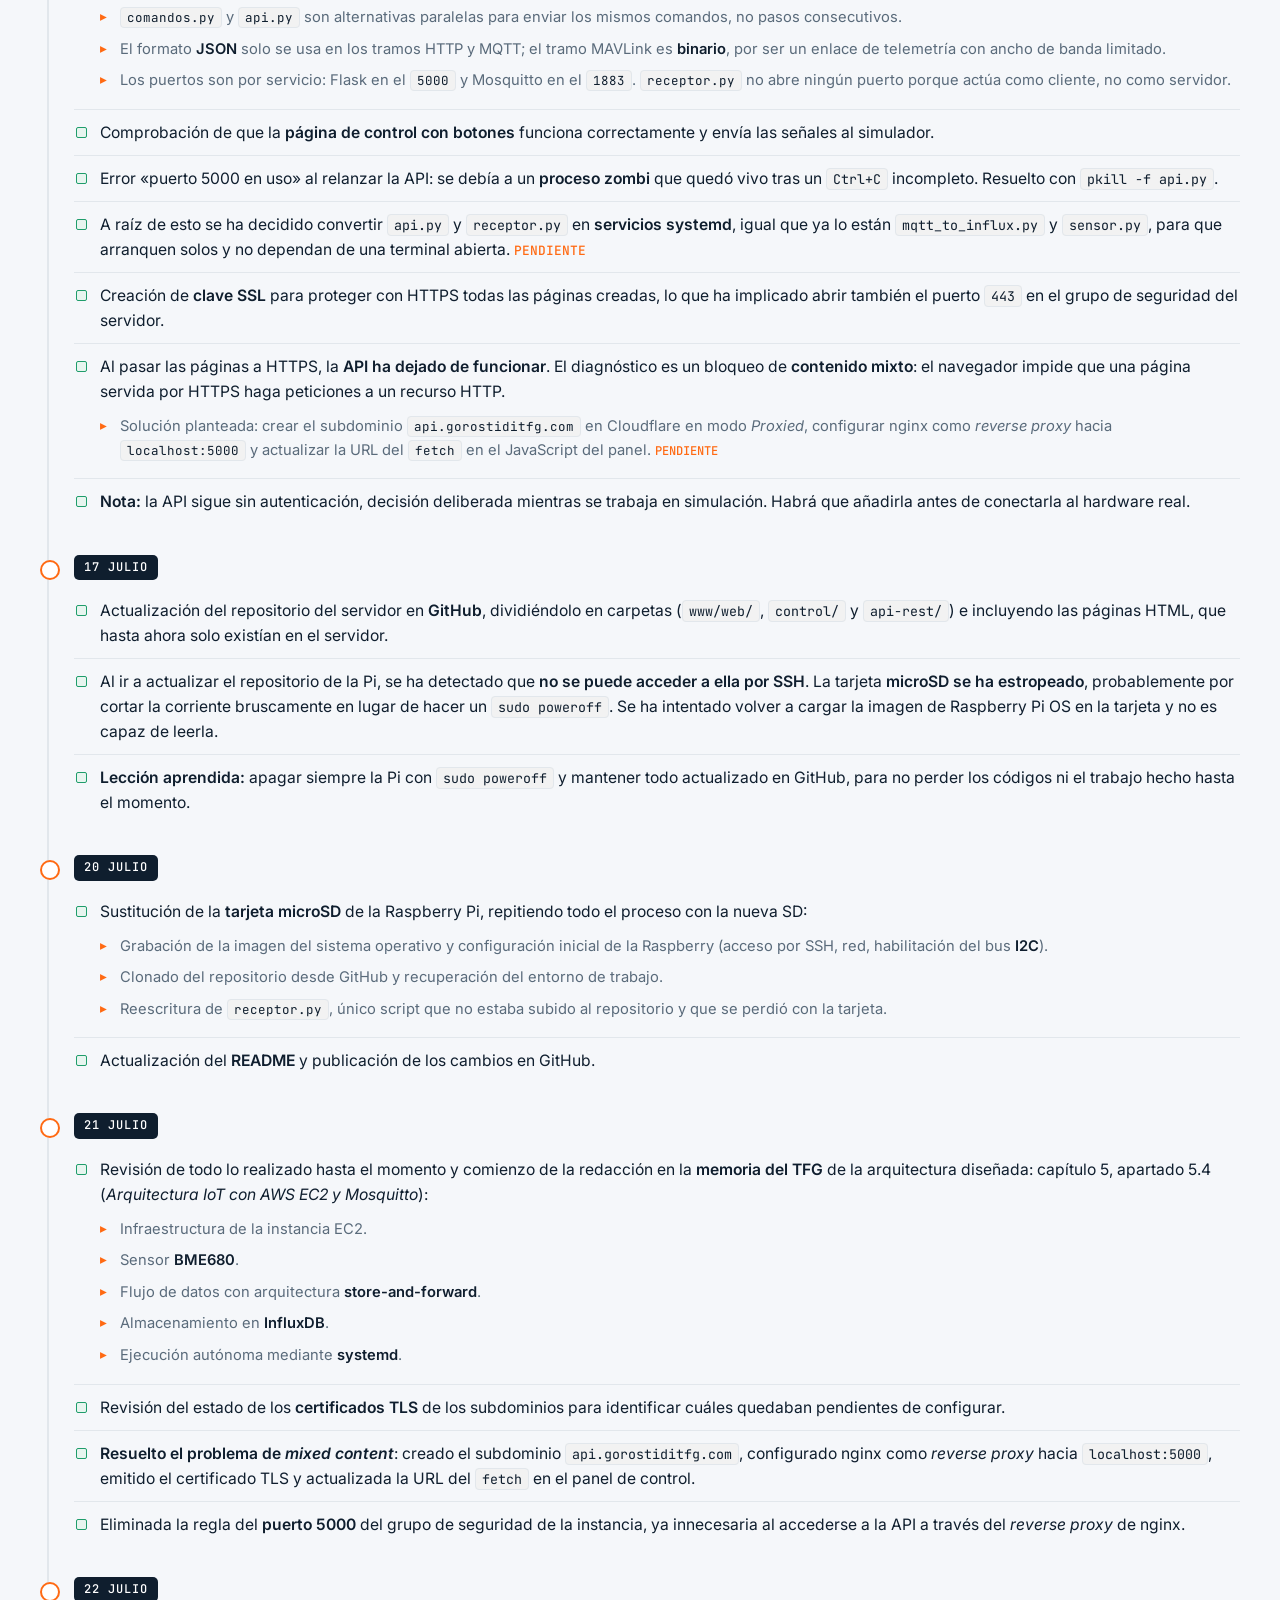
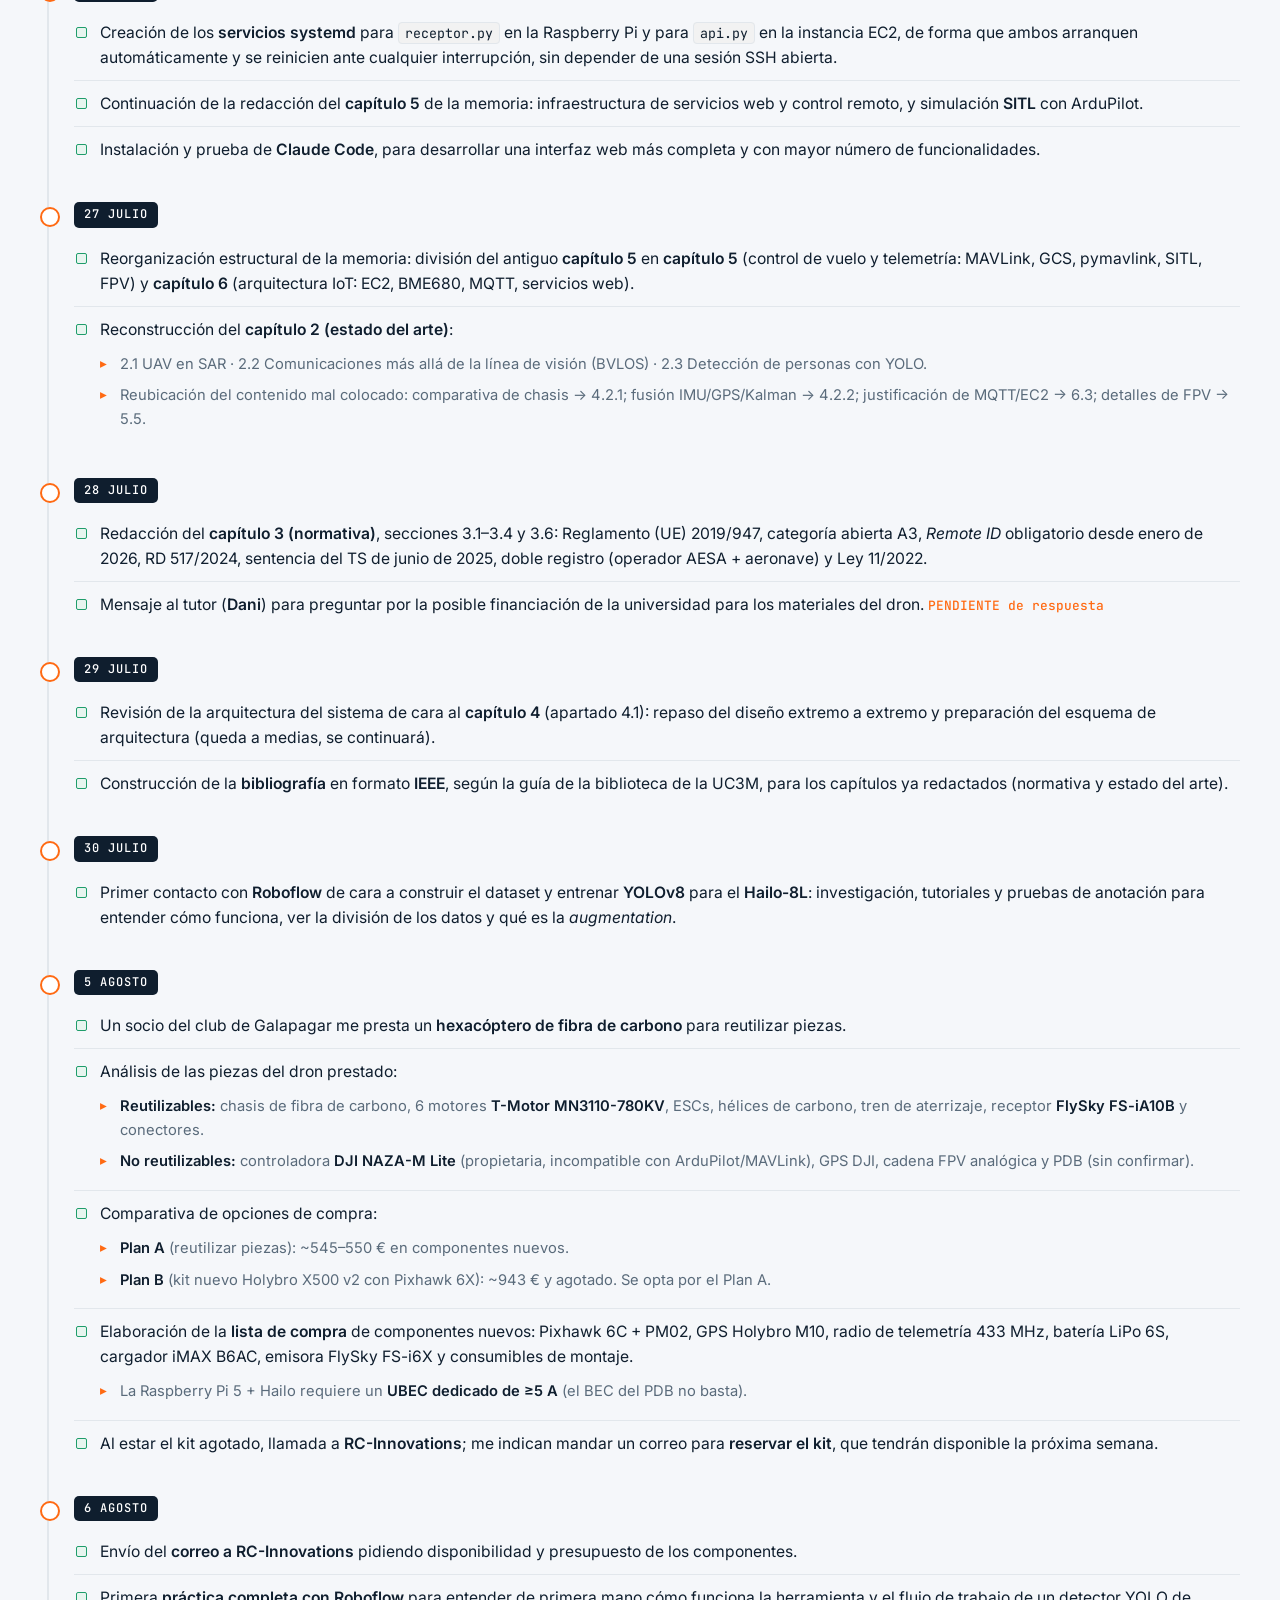
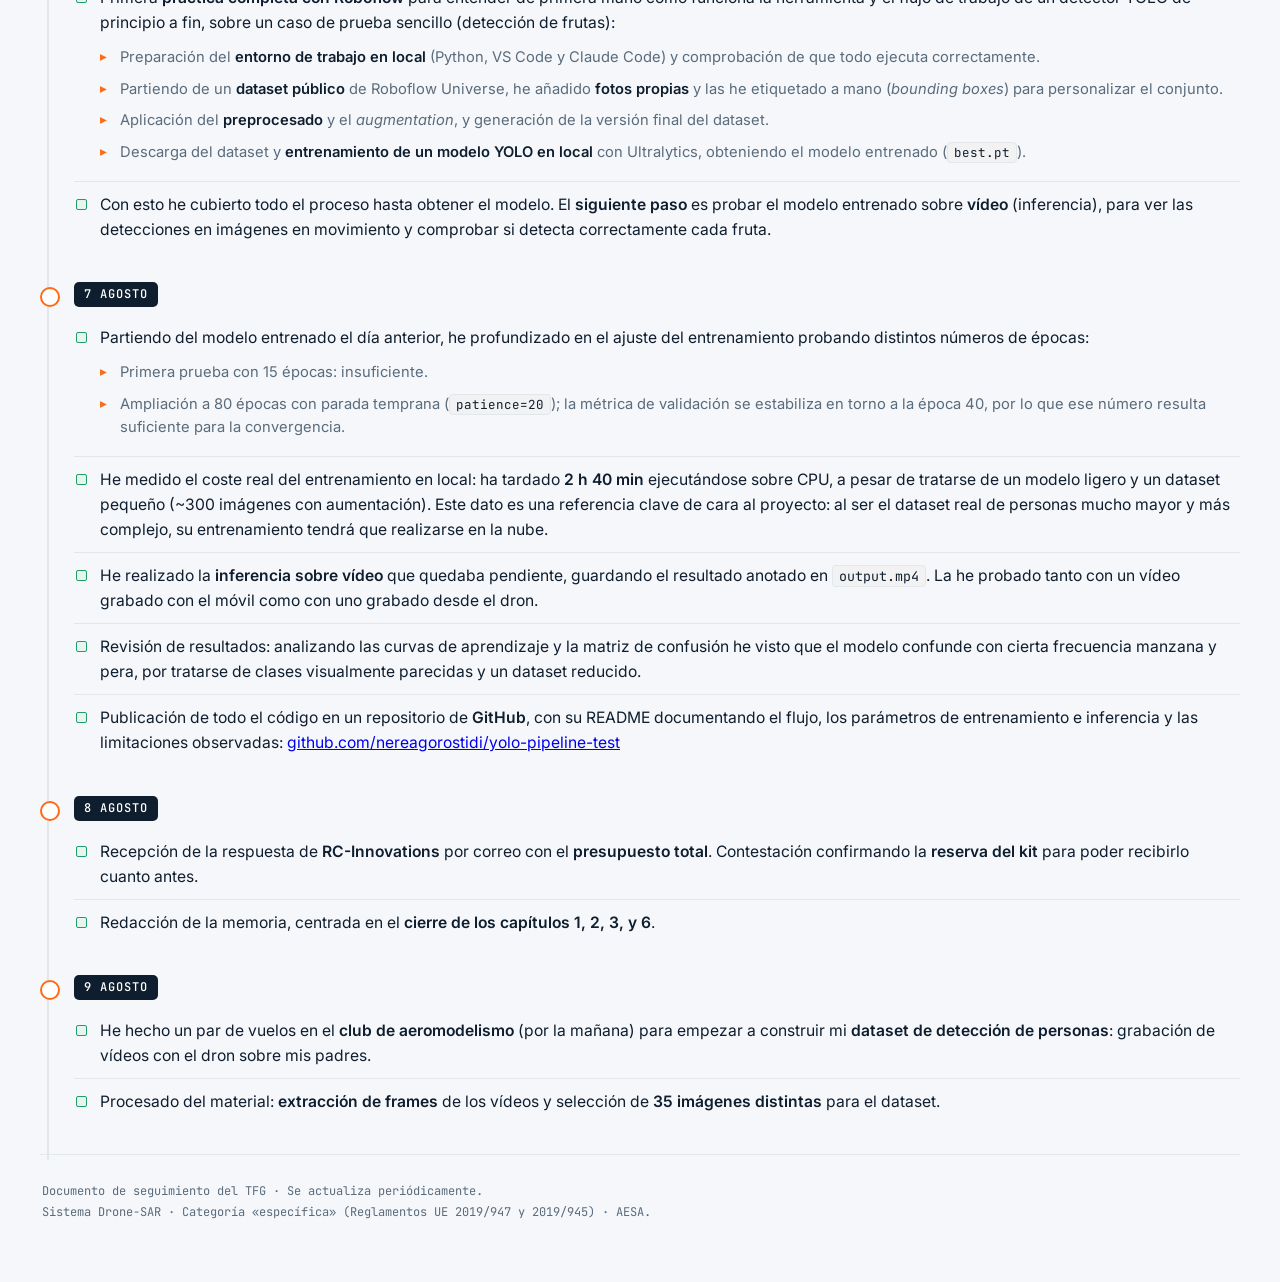
<file: www/web/journal.html>
<!DOCTYPE html>
<html lang="es">
<head>
<meta charset="UTF-8">
<meta name="viewport" content="width=device-width, initial-scale=1.0">
<title>Drone-SAR · Diario de tareas</title>
<link rel="preconnect" href="https://fonts.googleapis.com">
<link rel="preconnect" href="https://fonts.gstatic.com" crossorigin>
<link href="https://fonts.googleapis.com/css2?family=Space+Grotesk:wght@400;500;600;700&family=Inter:wght@400;500;600&family=JetBrains+Mono:wght@400;500;600&display=swap" rel="stylesheet">
<style>
  :root{
    --bg:#F5F7FA;--surface:#FFFFFF;--ink:#0F1E2E;--slate:#5A6B7B;
    --line:#E2E7EC;--line-strong:#CDD6DF;
    --signal:#FF6A13;--signal-soft:#FFF1E8;
    --done:#1F9D6B;--done-soft:#E7F5EF;
    --sky:#0E7490;--sky-soft:#E4F2F5;
    --display:"Space Grotesk",system-ui,sans-serif;
    --body:"Inter",system-ui,sans-serif;
    --mono:"JetBrains Mono",ui-monospace,monospace;
  }
  *{box-sizing:border-box;margin:0;padding:0}
  html{scroll-behavior:smooth}
  body{background:var(--bg);color:var(--ink);font-family:var(--body);line-height:1.6;-webkit-font-smoothing:antialiased;padding:0 20px}
  .wrap{max-width:1200px;margin:0 auto}

  .statusbar{display:flex;align-items:center;gap:14px;flex-wrap:wrap;font-family:var(--mono);font-size:12px;letter-spacing:.04em;color:var(--slate);border-bottom:1px solid var(--line);padding:16px 2px}
  .statusbar .live{display:flex;align-items:center;gap:7px;color:var(--ink);font-weight:500}
  .dot{width:8px;height:8px;border-radius:50%;background:var(--done);position:relative}
  .dot::after{content:"";position:absolute;inset:-4px;border-radius:50%;background:var(--done);opacity:.35;animation:ping 2s ease-out infinite}
  @keyframes ping{0%{transform:scale(.6);opacity:.5}100%{transform:scale(2.4);opacity:0}}
  .statusbar .sep{color:var(--line-strong)}
  .nav{margin-left:auto;display:flex;gap:6px}
  .nav a{font-family:var(--mono);font-size:12px;text-decoration:none;padding:5px 12px;border-radius:6px;letter-spacing:.03em;color:var(--slate);border:1px solid var(--line);transition:.15s}
  .nav a:hover{color:var(--ink);border-color:var(--line-strong)}
  .nav a.here{background:var(--ink);color:#fff;border-color:var(--ink)}

  header{padding:44px 0 36px}
  .eyebrow{font-family:var(--mono);font-size:12px;letter-spacing:.16em;text-transform:uppercase;color:var(--signal);font-weight:600;margin-bottom:14px}
  h1{font-family:var(--display);font-weight:700;font-size:clamp(2rem,6vw,3.1rem);line-height:1.05;letter-spacing:-.02em;margin-bottom:16px}
  h1 .sar{color:var(--signal)}
  .lede{font-size:1.05rem;color:var(--slate);max-width:62ch}
  .meta{margin-top:22px;display:flex;gap:22px;flex-wrap:wrap;font-family:var(--mono);font-size:12.5px;color:var(--slate)}
  .meta b{color:var(--ink);font-weight:600}

  .log{position:relative;padding:8px 0 40px 0}
  .phase{position:relative;padding:0 0 30px 34px}
  .phase::before{content:"";position:absolute;left:7px;top:8px;bottom:-6px;width:2px;background:var(--line)}
  .phase:last-child::before{display:none}
  .phase::after{content:"";position:absolute;left:0;top:5px;width:16px;height:16px;border-radius:50%;background:var(--surface);border:2px solid var(--signal)}
  .phase-head{display:flex;align-items:center;gap:12px;flex-wrap:wrap;margin-bottom:6px}
  .phase-date{font-family:var(--mono);font-size:12px;letter-spacing:.08em;text-transform:uppercase;color:#fff;background:var(--ink);border-radius:5px;padding:3px 10px;font-weight:500}

  ul.tasks{list-style:none;margin-top:8px}
  ul.tasks > li{position:relative;padding:10px 0 10px 26px;border-bottom:1px solid var(--line);font-size:.98rem}
  ul.tasks > li:last-child{border-bottom:none}
  ul.tasks > li::before{content:"";position:absolute;left:2px;top:17px;width:9px;height:9px;border-radius:2px;background:var(--done-soft);border:1.5px solid var(--done)}
  ul.tasks > li b{font-weight:600}

  ul.sub{list-style:none;margin:7px 0 2px 0}
  ul.sub li{position:relative;padding:4px 0 4px 20px;font-size:.92rem;color:var(--slate)}
  ul.sub li::before{content:"▸";position:absolute;left:0;top:4px;color:var(--signal);font-size:.85rem}
  ul.sub li b{color:var(--ink);font-weight:600}
  ul.sub ul.sub li::before{content:"–";color:var(--slate)}

  a.link{color:var(--sky);text-decoration:none;font-family:var(--mono);font-size:.85em;word-break:break-all;border-bottom:1px solid var(--sky-soft)}
  a.link:hover{border-color:var(--sky)}
  code{font-family:var(--mono);font-size:.85em;background:#F2F2F2;color:var(--ink);padding:1px 6px;border-radius:4px;border:1px solid var(--line)}
  .cost{font-family:var(--mono);font-size:.82em;color:var(--signal);font-weight:500;white-space:nowrap}

  footer{border-top:1px solid var(--line);padding:26px 2px 60px;font-family:var(--mono);font-size:12px;color:var(--slate);line-height:1.7}

  .estado{background:var(--surface);border:1px solid var(--line);border-left:3px solid var(--signal);border-radius:12px;padding:24px 28px;margin-bottom:44px}
  .estado-head{display:flex;align-items:center;gap:12px;flex-wrap:wrap;margin-bottom:14px}
  .estado-head h2{font-family:var(--display);font-weight:600;font-size:1.35rem;letter-spacing:-.01em}
  .estado-head .fecha{font-family:var(--mono);font-size:11px;letter-spacing:.06em;text-transform:uppercase;color:#fff;background:var(--signal);border-radius:5px;padding:3px 9px}
  .estado p{font-size:.98rem;color:#33414f;line-height:1.7;margin-bottom:12px}
  .estado p:last-child{margin-bottom:0}
  .estado p b{color:var(--ink);font-weight:600}

  @media (max-width:520px){.meta{gap:14px}.nav{width:100%;margin-left:0;margin-top:8px}}
  @media (prefers-reduced-motion:reduce){.dot::after{animation:none}html{scroll-behavior:auto}}
</style>
</head>
<body>
<div class="wrap">

  <div class="statusbar">
    <span class="live"><span class="dot"></span>SISTEMA OPERATIVO</span>
    <span class="sep">·</span>
    <span>ÚLT. ACTUALIZACIÓN: 7/08/2026</span>
    <nav class="nav">
      <a href="journal.html" class="here">Diario</a>
      <a href="todo.html">Pendientes</a>
    </nav>
  </div>

  <header>
    <div class="eyebrow">TFG · Ingeniería de Telecomunicación · UC3M</div>
    <h1>Drone-<span class="sar">SAR</span><br>Diario de tareas</h1>
    <p class="lede">Registro cronológico del trabajo realizado en el desarrollo del sistema de búsqueda y rescate basado en UAV.</p>
    <div class="meta">
      <span>AUTORA: <b>Nerea Gorostidi García</b></span>
      <span>NODO EDGE: <b>Raspberry Pi 5</b></span>
      <span>CLOUD: <b>AWS EC2 · InfluxDB</b></span>
    </div>
  </header>

  <section class="estado">
    <div class="estado-head">
      <span class="fecha">Situación actual · 7 ago 2026</span>
      <h2>Dónde está el proyecto ahora</h2>
    </div>
    <p>El proyecto tiene ya resuelta toda la base sobre la que se construirá el resto del sistema. Está cerrada la parte normativa —certificado de piloto A1/A3 y número de operador AESA— y el acceso a un espacio de vuelo seguro, gracias a la federación en el club Alas de Galapagar, cuya licencia de socio incluye el seguro obligatorio. He realizado además un primer vuelo de referencia, cuyo registro GPS me sirve para planificar misiones en simulación.</p>
    <p>En el plano técnico, la infraestructura extremo a extremo está operativa: el nodo <i>edge</i> (Raspberry Pi 5 con el sensor ambiental BME680) publica sus lecturas por MQTT hacia el servidor en la nube (AWS EC2 con Mosquitto e InfluxDB), con almacenamiento intermedio local para no perder datos ante cortes de red. El dominio y los servidores web están en marcha, y tanto las páginas como los servicios dinámicos (API REST e InfluxDB) se sirven ya por HTTPS con certificado propio, accediéndose a estos últimos a través de un <i>reverse proxy</i> en nginx que permite mantener cerrados sus puertos al exterior.</p>
    <p>En cuanto al vuelo, he llevado el control autónomo de la simulación a la Raspberry Pi: la Pi comanda el dron simulado (Mission Planner + ArduPilot SITL) por MAVLink a través de la red. Sobre esa base he montado el control por MQTT —un publicador en el EC2 y un receptor en la Pi que traduce las órdenes a MAVLink— y una API REST con una página de botones para teleoperar el dron (armar, despegar, aterrizar, RTL, misión) desde el navegador, ya validada contra el simulador. Tanto la API como el receptor se ejecutan como servicios <code>systemd</code>, de modo que arrancan solos y se reinician ante cualquier interrupción.</p>
    <p>El repositorio del servidor se ha reorganizado por carpetas para separar las páginas web, el panel de control y la API, y se trabaja ahora sobre una rama <code>develop</code> que mantiene la rama principal con la versión estable. El fallo de la tarjeta microSD que dejó temporalmente fuera de servicio a la Raspberry Pi está resuelto, se ha sustituido y repetido la instalación de la imagen, además de realizar nuevamente el <i>script</i> del receptor, ya que no estaba subido dicho código</p>
    <p><b>Próximos pasos:</b> montar el dron definitivo, estoy a la espera respuesta correos, COMPRAR MATERIALES; y desplegar la detección de personas por visión artificial (YOLO sobre el acelerador Hailo-8L), parte en la que ya he comenzado a trabajar con Roboflow (construcción del dataset y entrenamiento del modelo en local). Queda pendiente incorporar autenticación a la API y cifrado al canal MQTT antes de conectar la cadena de mando a la aeronave real.</p>
  </section>

  <div class="log">

    <!-- ============ HASTA 11 JULIO ============ -->
    <div class="phase">
      <div class="phase-head">
        <span class="phase-date">Hasta 11 julio</span>
      </div>
      <ul class="tasks">
        <li>Índice de contenidos de la memoria planteado.</li>
        <li>Lectura e investigación sobre la normativa. Certificado <b>A1/A3 de AESA</b> y número de operador obtenidos.</li>
        <li>Investigación sobre dónde volar el dron y cómo pedir permisos: consulta a clubes de aeromodelismo (Majadahonda y Alas de Galapagar) por sus condiciones. Inscripción como socia en <b>Alas de Galapagar</b>, ya que no requiere pedir permisos a AESA y ofrece un lugar seguro y cómodo para volar cuando quiera.</li>
        <li>Compra de la <b>Raspberry Pi 5</b> y del primer sensor, el <b>BME680</b> <span class="cost">20,85 €</span> — sensor ambiental que mide temperatura, humedad relativa, presión barométrica y resistencia de gas.
          <ul class="sub">
            <li>Conexión sensor – Raspberry configurada.</li>
          </ul>
        </li>
        <li>Instancia <b>EC2</b> configurada en AWS <span class="cost">~4 $/mes (24 h)</span>:
          <ul class="sub">
            <li>AMI Ubuntu sobre <b>t3.small</b>.</li>
            <li>Grupos de seguridad creados: puerto <code>1883</code> para la comunicación MQTT con el broker Mosquitto, puerto <code>22</code> para SSH y puerto <code>8086</code> para el acceso a la base de datos InfluxDB.</li>
            <li>Instalación del servicio broker <b>Mosquitto</b> en la EC2 para la comunicación con el sensor.</li>
            <li>Creación de <b>IP elástica</b> (sin ella la IP pública de la EC2 cambiaba al reiniciarse, obligando a modificar los scripts, peticiones HTTP…).</li>
          </ul>
        </li>
        <li>Publicación de datos (del sensor a la EC2):
          <ul class="sub">
            <li>La Raspberry Pi actúa como cliente <b>publicador</b> y en el servidor un segundo cliente actúa como <b>suscriptor</b>, recibiendo los mensajes y publicándolos en InfluxDB. Scripts creados: <code>sensor.py</code> en la Pi y <code>mqtt_to_influx.py</code> en la EC2.</li>
            <li>Implementación de la arquitectura <b>store-and-forward</b> en <code>sensor.py</code> para que ningún dato se pierda ante una caída temporal de la conexión (cada lectura se almacena primero en una base de datos local SQLite, <code>buffer.db</code>).</li>
          </ul>
        </li>
        <li>Recepción y almacenamiento en el servidor:
          <ul class="sub">
            <li><code>mqtt_to_influx.py</code> actúa como cliente suscriptor; se ejecuta en la EC2 dentro de un entorno virtual propio (<code>env</code>) con las librerías <code>paho-mqtt</code> (comunicación con el broker) e <code>influxdb-client</code> (escritura en la base de datos).</li>
            <li>Cada lectura recibida se almacena en InfluxDB.</li>
          </ul>
        </li>
        <li>Almacenamiento en InfluxDB:
          <ul class="sub">
            <li>Abierta una entrada en el grupo de seguridad para el puerto <code>8086</code>, de forma que se pueda acceder desde el navegador mediante la dirección pública de la EC2.</li>
          </ul>
        </li>
        <li>Configuración de servicios <b>systemctl</b> de Linux en la Pi y en el servidor, para que inicien sus procesos automáticamente en cada arranque sin intervención manual.</li>
        <li>Publicación de los scripts en <b>GitHub</b>. Cada repo incluye README (documentación de uso), <code>.gitignore</code> (evita subir archivos sensibles o innecesarios), <code>requirements.txt</code> (dependencias reproducibles) y <code>.env.example</code> (plantilla de credenciales, que se mantienen fuera del repositorio).
          <ul class="sub">
            <li><a class="link" href="https://github.com/nereagorostidi/drone-cloud-server">github.com/nereagorostidi/drone-cloud-server</a></li>
            <li><a class="link" href="https://github.com/nereagorostidi/drone-edge-companion">github.com/nereagorostidi/drone-edge-companion</a></li>
          </ul>
        </li>
        <li>Compra del dominio <code>gorostiditfg.com</code> en <b>Cloudflare</b> <span class="cost">10,41 $</span>, para acceder a los servicios mediante subdominios legibles en vez de la IP del servidor.</li>
        <li>Creación de dos páginas (HTML + CSS sencillo) que usaré más adelante: una para la presentación del proyecto y otra para el control del dron.</li>
      </ul>
    </div>

    <!-- ============ 11 JULIO ============ -->
    <div class="phase">
      <div class="phase-head">
        <span class="phase-date">11 julio</span>
      </div>
      <ul class="tasks">
        <li>Creación de servidores web:
          <ul class="sub">
            <li>Instalación del servidor web <b>nginx</b> y aprendizaje de la configuración de varios servidores virtuales web en la misma máquina.</li>
            <li>Alta en el servidor DNS de Cloudflare de los nombres de host necesarios (ya puedo acceder a las páginas creadas con el dominio): <code>www.gorostiditfg.com</code> y <code>control.gorostiditfg.com</code>.</li>
            <li>Configuración de nginx como <b>reverse proxy</b> para acceder a la interfaz de InfluxDB igual que a las demás webs: como usa el puerto <code>8086</code> en la petición HTTP, había que indicarlo y ya no es necesario especificarlo → <code>influxdb.gorostiditfg.com</code>.</li>
          </ul>
        </li>
        <li>Gestión de claves públicas / privadas:
          <ul class="sub">
            <li>Limpieza y ordenación de las claves públicas/privadas, que estaban mezcladas. Configuración del fichero <code>.ssh</code> en la EC2 para permitir el acceso con mi clave pública en lugar del <code>.pem</code> (habilitando esta otra forma editando el <code>.ssh</code>).</li>
          </ul>
        </li>
        <li>Mission Planner:
          <ul class="sub">
            <li>Configuración del simulador de vuelo <b>Mission Planner</b>. Vuelos de prueba en dos zonas distintas.</li>
            <li>Desarrollo de un script en Python (con <b>pymavlink</b>) que se conecta al simulador vía MAVLink para enviar comandos de vuelo: armado/desarmado, despegue y modo AUTO para ejecutar misiones por waypoints. La conexión se establece mediante reenvío UDP de Mission Planner al puerto local <code>14550</code>.</li>
          </ul>
        </li>
      </ul>
    </div>

    <!-- ============ 12 JULIO ============ -->
    <div class="phase">
      <div class="phase-head">
        <span class="phase-date">12 julio</span>
      </div>
      <ul class="tasks">
        <li>Visita al club de Galapagar: recogida del carnet de socia y las llaves de acceso, y presentación con el presidente.</li>
        <li>Contactos en el club:
          <ul class="sub">
            <li>Presidente: <b>Darco</b>.</li>
            <li>Primer vuelo acompañada por <b>José Manuel</b>.</li>
            <li>Contacto por correo: <b>Paco</b> (Francisco). También me presentan a otro socio con un DJI (me enseña su maletín) y a alguien con mucho conocimiento sobre baterías.</li>
          </ul>
        </li>
        <li>Me muestran en Mission Planner la zona por la que debo volar, y por qué aparece marcada en amarillo.</li>
        <li>Primer vuelo real de un dron: uso de la cuenta de mi padre (instalación y configuración de la app DJI en mi móvil).</li>
        <li>Me recomiendan comprar mejores adaptadores/cables para el dron (uno de carga más rápida).</li>
        <li>Grabación de vídeos con el DJI en el primer vuelo. Los datos deberían quedar almacenados.</li>
        <li><b>Importante:</b> pegar en el dron mi número de operador.</li>
      </ul>
    </div>

    <!-- ============ 13 JULIO ============ -->
    <div class="phase">
      <div class="phase-head">
        <span class="phase-date">13 julio</span>
      </div>
      <ul class="tasks">
        <li>Investigación sobre la posibilidad de volar el dron en <b>Comillas (Cantabria)</b>, con vistas a realizar un vuelo allí este fin de semana: consulta de la normativa y de las restricciones de la zona.</li>
        <li>Configuración del dron en su aplicación y colocación física de mi propio <b>número de operador</b> sobre el dron, según exige la normativa.</li>
        <li>Actualización y mejora de la <b>página web</b> del proyecto para dejarla presentable de cara al tutor.
          <ul class="sub">
            <li>Creación de la página del <b>diario de tareas</b> y de la página de <b>operador</b>.</li>
            <li>Generación de un <b>código QR</b> que enlaza con la página de operador, para pegarlo en el dron: al escanearlo muestra los datos del operador.</li>
          </ul>
        </li>
        <li>Subida de los <i>logs</i> del primer vuelo a <b>Airdata</b> y a <b>PhantomHelp Log Viewer</b> para revisar y analizar los datos del vuelo.</li>
        <li>Eliminación del puerto <code>8086</code> del grupo de seguridad de la EC2, ya innecesario: el acceso a la interfaz de InfluxDB se realiza ahora a través de <b>nginx</b> configurado como <i>reverse proxy</i> (<code>influxdb.gorostiditfg.com</code>), sin exponer el puerto directamente a internet.</li>
        <li>Comunicación al tutor del <b>avance del proyecto</b>, compartiéndole la web para que pueda hacer el seguimiento del progreso a través del diario de tareas.</li>
      </ul>
    </div>

    <!-- ============ 14 JULIO ============ -->
    <div class="phase">
      <div class="phase-head">
        <span class="phase-date">14 julio</span>
      </div>
      <ul class="tasks">
        <li>He retomado el <b>control del dron simulado desde Python</b> (Mission Planner + ArduPilot SITL): Había un problema del armado (los <i>pre-arm checks</i> y el GPS del simulador) y he conseguido que vuelva a funcionar. He comprobado que efectivamente funcione el ciclo completo —armado, despegue y misión por waypoints en modo AUTO—, viendo el dron moverse en Mission Planner.</li>
        <li>Pasar el control de vuelo a la <b>Raspberry Pi</b>, para que las órdenes salgan del nodo <i>edge</i> y no del PC:
          <ul class="sub">
            <li>Configuración de la conexión por red entre la Pi y Mission Planner, usando las IP reales de cada máquina en lugar de <code>127.0.0.1</code>, el reenvío UDP y el puerto <code>14550</code>.</li>
            <li>Entender la lógica de quién envía y quién escucha (<code>udpin</code>/<code>udpout</code>) y por qué en MAVLink la Pi escucha mientras recibe la telemetría del autopiloto.</li>
            <li>Conseguir que la Pi de órdenes al dron simulado por MAVLink a través de la red, validando así la arquitectura <i>edge-first</i>.</li>
          </ul>
        </li>
      </ul>
    </div>

    <!-- ============ 15 JULIO ============ -->
    <div class="phase">
      <div class="phase-head">
        <span class="phase-date">15 julio</span>
      </div>
      <ul class="tasks">
        <li>Implementación del <b>control del dron por MQTT</b>, montando el patrón publicador–receptor:
          <ul class="sub">
            <li>Cración de un publicador (<code>comandos.py</code>, en el EC2) que envía las órdenes por MQTT, y de un receptor (<code>receptor.py</code>, en la Pi) que las traduce a MAVLink y las ejecuta sobre el dron simulado.</li>
            <li>He empezado por argumentos como armar/desarmar para comprobar que funcione y después he añadido más: despegue, aterrizaje, RTL (volver a casa), mantener posición e iniciar misión.</li>
          </ul>
        </li>
        <li>Conversión del publicador en una <b>API REST con Flask</b> (<code>api.py</code>, en el EC2) para poder invocar los comandos por HTTP en lugar de por terminal, y para ello se ha abierto el puerto <code>5000</code> en el grupo de seguridad de AWS.</li>
        <li>Modificación de la <b>página de control web</b> añadiendo botones para cada comando, que llama a esa API: <a href="https://control.gorostiditfg.com">control.gorostiditfg.com</a></li>
      </ul>
    </div>

  </div>

  <!-- ============ 16 JULIO ============ -->
    <div class="phase">
      <div class="phase-head">
        <span class="phase-date">16 julio</span>
      </div>
      <ul class="tasks">
        <li>Repaso conceptual a fondo de la <b>API REST</b> (<code>api.py</code>) para entender no solo qué hace, sino por qué existe y qué papel tiene dentro de la arquitectura. Se ha revisado la cadena completa de comunicación: navegador (HTTP) → <code>api.py</code> en el EC2, que traduce HTTP a MQTT → broker Mosquitto (puerto <code>1883</code>) → <code>receptor.py</code> en la Raspberry Pi, que traduce MQTT a MAVLink → autopiloto → dron.
          <ul class="sub">
            <li>El HTTP aparece únicamente porque el emisor es el navegador, que solo habla ese protocolo.</li>
            <li><code>api.py</code> y <code>receptor.py</code> no están conectados directamente: se comunican a través del broker, gracias al modelo <b>publicador/suscriptor desacoplado</b> de MQTT.</li>
            <li><code>comandos.py</code> y <code>api.py</code> son alternativas paralelas para enviar los mismos comandos, no pasos consecutivos.</li>
            <li>El formato <b>JSON</b> solo se usa en los tramos HTTP y MQTT; el tramo MAVLink es <b>binario</b>, por ser un enlace de telemetría con ancho de banda limitado.</li>
            <li>Los puertos son por servicio: Flask en el <code>5000</code> y Mosquitto en el <code>1883</code>. <code>receptor.py</code> no abre ningún puerto porque actúa como cliente, no como servidor.</li>
          </ul>
        </li>
        <li>Comprobación de que la <b>página de control con botones</b> funciona correctamente y envía las señales al simulador.</li>
        <li>Error «puerto 5000 en uso» al relanzar la API: se debía a un <b>proceso zombi</b> que quedó vivo tras un <code>Ctrl+C</code> incompleto. Resuelto con <code>pkill -f api.py</code>.</li>
        <li>A raíz de esto se ha decidido convertir <code>api.py</code> y <code>receptor.py</code> en <b>servicios systemd</b>, igual que ya lo están <code>mqtt_to_influx.py</code> y <code>sensor.py</code>, para que arranquen solos y no dependan de una terminal abierta. <span class="cost">PENDIENTE</span></li>
        <li>Creación de <b>clave SSL</b> para proteger con HTTPS todas las páginas creadas, lo que ha implicado abrir también el puerto <code>443</code> en el grupo de seguridad del servidor.</li>
        <li>Al pasar las páginas a HTTPS, la <b>API ha dejado de funcionar</b>. El diagnóstico es un bloqueo de <b>contenido mixto</b>: el navegador impide que una página servida por HTTPS haga peticiones a un recurso HTTP.
          <ul class="sub">
            <li>Solución planteada: crear el subdominio <code>api.gorostiditfg.com</code> en Cloudflare en modo <i>Proxied</i>, configurar nginx como <i>reverse proxy</i> hacia <code>localhost:5000</code> y actualizar la URL del <code>fetch</code> en el JavaScript del panel. <span class="cost">PENDIENTE</span></li>
          </ul>
        </li>
        <li><b>Nota:</b> la API sigue sin autenticación, decisión deliberada mientras se trabaja en simulación. Habrá que añadirla antes de conectarla al hardware real.</li>
      </ul>
    </div>

    <!-- ============ 17 JULIO ============ -->
    <div class="phase">
      <div class="phase-head">
        <span class="phase-date">17 julio</span>
      </div>
      <ul class="tasks">
        <li>Actualización del repositorio del servidor en <b>GitHub</b>, dividiéndolo en carpetas (<code>www/web/</code>, <code>control/</code> y <code>api-rest/</code>) e incluyendo las páginas HTML, que hasta ahora solo existían en el servidor.</li>
        <li>Al ir a actualizar el repositorio de la Pi, se ha detectado que <b>no se puede acceder a ella por SSH</b>. La tarjeta <b>microSD se ha estropeado</b>, probablemente por cortar la corriente bruscamente en lugar de hacer un <code>sudo poweroff</code>. Se ha intentado volver a cargar la imagen de Raspberry Pi OS en la tarjeta y no es capaz de leerla.</li>
        <li><b>Lección aprendida:</b> apagar siempre la Pi con <code>sudo poweroff</code> y mantener todo actualizado en GitHub, para no perder los códigos ni el trabajo hecho hasta el momento.</li>
      </ul>
    </div>
  
    <!-- ============ 20 JULIO ============ -->
    <div class="phase">
      <div class="phase-head">
        <span class="phase-date">20 julio</span>
      </div>
      <ul class="tasks">
        <li>Sustitución de la <b>tarjeta microSD</b> de la Raspberry Pi, repitiendo todo el proceso con la nueva SD:
          <ul class="sub">
            <li>Grabación de la imagen del sistema operativo y configuración inicial de la Raspberry (acceso por SSH, red, habilitación del bus <b>I2C</b>).</li>
            <li>Clonado del repositorio desde GitHub y recuperación del entorno de trabajo.</li>
            <li>Reescritura de <code>receptor.py</code>, único script que no estaba subido al repositorio y que se perdió con la tarjeta.</li>
          </ul>
        </li>
        <li>Actualización del <b>README</b> y publicación de los cambios en GitHub.</li>
      </ul>
    </div>

    <!-- ============ 21 JULIO ============ -->
    <div class="phase">
      <div class="phase-head">
        <span class="phase-date">21 julio</span>
      </div>
      <ul class="tasks">
        <li>Revisión de todo lo realizado hasta el momento y comienzo de la redacción en la <b>memoria del TFG</b> de la arquitectura diseñada: capítulo 5, apartado 5.4 (<i>Arquitectura IoT con AWS EC2 y Mosquitto</i>):
          <ul class="sub">
            <li>Infraestructura de la instancia EC2.</li>
            <li>Sensor <b>BME680</b>.</li>
            <li>Flujo de datos con arquitectura <b>store-and-forward</b>.</li>
            <li>Almacenamiento en <b>InfluxDB</b>.</li>
            <li>Ejecución autónoma mediante <b>systemd</b>.</li>
          </ul>
        </li>
        <li>Revisión del estado de los <b>certificados TLS</b> de los subdominios para identificar cuáles quedaban pendientes de configurar.</li>
        <li><b>Resuelto el problema de <i>mixed content</i></b>: creado el subdominio <code>api.gorostiditfg.com</code>, configurado nginx como <i>reverse proxy</i> hacia <code>localhost:5000</code>, emitido el certificado TLS y actualizada la URL del <code>fetch</code> en el panel de control.</li>
        <li>Eliminada la regla del <b>puerto 5000</b> del grupo de seguridad de la instancia, ya innecesaria al accederse a la API a través del <i>reverse proxy</i> de nginx.</li>
      </ul>
    </div>
    
    <!-- ============ 22 JULIO ============ -->
    <div class="phase">
      <div class="phase-head">
        <span class="phase-date">22 julio</span>
      </div>
      <ul class="tasks">
        <li>Creación de los <b>servicios systemd</b> para <code>receptor.py</code> en la Raspberry Pi y para <code>api.py</code> en la instancia EC2, de forma que ambos arranquen automáticamente y se reinicien ante cualquier interrupción, sin depender de una sesión SSH abierta.</li>
        <li>Continuación de la redacción del <b>capítulo 5</b> de la memoria: infraestructura de servicios web y control remoto, y simulación <b>SITL</b> con ArduPilot.</li>
        <li>Instalación y prueba de <b>Claude Code</b>, para desarrollar una interfaz web más completa y con mayor número de funcionalidades.</li>
      </ul>
    </div>
   <!-- ============ 27 JULIO ============ -->
    <div class="phase">
      <div class="phase-head">
        <span class="phase-date">27 julio</span>
      </div>
      <ul class="tasks">
        <li>Reorganización estructural de la memoria: división del antiguo <b>capítulo 5</b> en <b>capítulo 5</b> (control de vuelo y telemetría: MAVLink, GCS, pymavlink, SITL, FPV) y <b>capítulo 6</b> (arquitectura IoT: EC2, BME680, MQTT, servicios web).</li>
        <li>Reconstrucción del <b>capítulo 2 (estado del arte)</b>:
          <ul class="sub">
            <li>2.1 UAV en SAR · 2.2 Comunicaciones más allá de la línea de visión (BVLOS) · 2.3 Detección de personas con YOLO.</li>
            <li>Reubicación del contenido mal colocado: comparativa de chasis &rarr; 4.2.1; fusión IMU/GPS/Kalman &rarr; 4.2.2; justificación de MQTT/EC2 &rarr; 6.3; detalles de FPV &rarr; 5.5.</li>
          </ul>
        </li>
      </ul>
    </div>

    <!-- ============ 28 JULIO ============ -->
    <div class="phase">
      <div class="phase-head">
        <span class="phase-date">28 julio</span>
      </div>
      <ul class="tasks">
        <li>Redacción del <b>capítulo 3 (normativa)</b>, secciones 3.1&ndash;3.4 y 3.6: Reglamento (UE) 2019/947, categoría abierta A3, <i>Remote ID</i> obligatorio desde enero de 2026, RD 517/2024, sentencia del TS de junio de 2025, doble registro (operador AESA + aeronave) y Ley 11/2022.</li>
        <li>Mensaje al tutor (<b>Dani</b>) para preguntar por la posible financiación de la universidad para los materiales del dron. <span class="cost">PENDIENTE de respuesta</span></li>
      </ul>
    </div>

    <!-- ============ 29 JULIO ============ -->
    <div class="phase">
      <div class="phase-head">
        <span class="phase-date">29 julio</span>
      </div>
      <ul class="tasks">
        <li>Revisión de la arquitectura del sistema de cara al <b>capítulo 4</b> (apartado 4.1): repaso del diseño extremo a extremo y preparación del esquema de arquitectura (queda a medias, se continuará).</li>
        <li>Construcción de la <b>bibliografía</b> en formato <b>IEEE</b>, según la guía de la biblioteca de la UC3M, para los capítulos ya redactados (normativa y estado del arte).</li>
      </ul>
    </div>

    <!-- ============ 30 JULIO ============ -->
    <div class="phase">
      <div class="phase-head">
        <span class="phase-date">30 julio</span>
      </div>
      <ul class="tasks">
        <li>Primer contacto con <b>Roboflow</b> de cara a construir el dataset y entrenar <b>YOLOv8</b> para el <b>Hailo-8L</b>: investigación, tutoriales y pruebas de anotación para entender cómo funciona, ver la división de los datos y qué es la <i>augmentation</i>.</li>
      </ul>
    </div>

    <!-- ============ 5 AGOSTO ============ -->
    <div class="phase">
      <div class="phase-head">
        <span class="phase-date">5 agosto</span>
      </div>
      <ul class="tasks">
        <li>Un socio del club de Galapagar me presta un <b>hexacóptero de fibra de carbono</b> para reutilizar piezas.</li>
        <li>Análisis de las piezas del dron prestado:
          <ul class="sub">
            <li><b>Reutilizables:</b> chasis de fibra de carbono, 6 motores <b>T-Motor MN3110-780KV</b>, ESCs, hélices de carbono, tren de aterrizaje, receptor <b>FlySky FS-iA10B</b> y conectores.</li>
            <li><b>No reutilizables:</b> controladora <b>DJI NAZA-M Lite</b> (propietaria, incompatible con ArduPilot/MAVLink), GPS DJI, cadena FPV analógica y PDB (sin confirmar).</li>
          </ul>
        </li>
        <li>Comparativa de opciones de compra:
          <ul class="sub">
            <li><b>Plan A</b> (reutilizar piezas): ~545&ndash;550 &euro; en componentes nuevos.</li>
            <li><b>Plan B</b> (kit nuevo Holybro X500 v2 con Pixhawk 6X): ~943 &euro; y agotado. Se opta por el Plan A.</li>
          </ul>
        </li>
        <li>Elaboración de la <b>lista de compra</b> de componentes nuevos: Pixhawk 6C + PM02, GPS Holybro M10, radio de telemetría 433 MHz, batería LiPo 6S, cargador iMAX B6AC, emisora FlySky FS-i6X y consumibles de montaje.
          <ul class="sub">
            <li>La Raspberry Pi 5 + Hailo requiere un <b>UBEC dedicado de &ge;5 A</b> (el BEC del PDB no basta).</li>
          </ul>
        </li>
        <li>Al estar el kit agotado, llamada a <b>RC-Innovations</b>; me indican mandar un correo para <b>reservar el kit</b>, que tendrán disponible la próxima semana.</li>
      </ul>
    </div>

    <!-- ============ 6 AGOSTO ============ -->
    <div class="phase">
      <div class="phase-head">
        <span class="phase-date">6 agosto</span>
      </div>
      <ul class="tasks">
        <li>Envío del <b>correo a RC-Innovations</b> pidiendo disponibilidad y presupuesto de los componentes.</li>
        <li>Primera <b>práctica completa con Roboflow</b> para entender de primera mano cómo funciona la herramienta y el flujo de trabajo de un detector YOLO de principio a fin, sobre un caso de prueba sencillo (detección de frutas):
          <ul class="sub">
            <li>Preparación del <b>entorno de trabajo en local</b> (Python, VS Code y Claude Code) y comprobación de que todo ejecuta correctamente.</li>
            <li>Partiendo de un <b>dataset público</b> de Roboflow Universe, he añadido <b>fotos propias</b> y las he etiquetado a mano (<i>bounding boxes</i>) para personalizar el conjunto.</li>
            <li>Aplicación del <b>preprocesado</b> y el <i>augmentation</i>, y generación de la versión final del dataset.</li>
            <li>Descarga del dataset y <b>entrenamiento de un modelo YOLO en local</b> con Ultralytics, obteniendo el modelo entrenado (<code>best.pt</code>).</li>
          </ul>
        </li>
        <li>Con esto he cubierto todo el proceso hasta obtener el modelo. El <b>siguiente paso</b> es probar el modelo entrenado sobre <b>vídeo</b> (inferencia), para ver las detecciones en imágenes en movimiento y comprobar si detecta correctamente cada fruta.</li>
      </ul>
    </div>
 <!-- ============ 7 AGOSTO ============ -->
    <div class="phase">
      <div class="phase-head">
        <span class="phase-date">7 agosto</span>
      </div>
      <ul class="tasks">
        <li>Partiendo del modelo entrenado el día anterior, he profundizado en el ajuste del entrenamiento probando distintos números de épocas:
          <ul class="sub">
            <li>Primera prueba con 15 épocas: insuficiente.</li>
            <li>Ampliación a 80 épocas con parada temprana (<code>patience=20</code>); la métrica de validación se estabiliza en torno a la época 40, por lo que ese número resulta suficiente para la convergencia.</li>
          </ul>
        </li>
        <li>He medido el coste real del entrenamiento en local: ha tardado <b>2 h 40 min</b> ejecutándose sobre CPU, a pesar de tratarse de un modelo ligero y un dataset pequeño (~300 imágenes con aumentación). Este dato es una referencia clave de cara al proyecto: al ser el dataset real de personas mucho mayor y más complejo, su entrenamiento tendrá que realizarse en la nube.</li>
        <li>He realizado la <b>inferencia sobre vídeo</b> que quedaba pendiente, guardando el resultado anotado en <code>output.mp4</code>. La he probado tanto con un vídeo grabado con el móvil como con uno grabado desde el dron.</li>
        <li>Revisión de resultados: analizando las curvas de aprendizaje y la matriz de confusión he visto que el modelo confunde con cierta frecuencia manzana y pera, por tratarse de clases visualmente parecidas y un dataset reducido.</li>
        <li>Publicación de todo el código en un repositorio de <b>GitHub</b>, con su README documentando el flujo, los parámetros de entrenamiento e inferencia y las limitaciones observadas: <a href="https://github.com/nereagorostidi/yolo-pipeline-test" target="_blank" rel="noopener">github.com/nereagorostidi/yolo-pipeline-test</a></li>
      </ul>
    </div>
  <!-- ============ 8 AGOSTO ============ -->
  <div class="phase">
    <div class="phase-head">
      <span class="phase-date">8 agosto</span>
    </div>
    <ul class="tasks">
      <li>Recepción de la respuesta de <b>RC-Innovations</b> por correo con el <b>presupuesto total</b>. Contestación confirmando la <b>reserva del kit</b> para poder recibirlo cuanto antes.</li>
      <li>Redacción de la memoria, centrada en el <b>cierre de los capítulos 1, 2, 3, y 6</b>.</li>
    </ul>
  </div>

  <!-- ============ 9 AGOSTO ============ -->
  <div class="phase">
    <div class="phase-head">
      <span class="phase-date">9 agosto</span>
    </div>
    <ul class="tasks">
      <li>He hecho un par de vuelos en el <b>club de aeromodelismo</b> (por la mañana) para empezar a construir mi <b>dataset de detección de personas</b>: grabación de vídeos con el dron sobre mis padres.</li>
      <li>Procesado del material: <b>extracción de frames</b> de los vídeos y selección de <b>35 imágenes distintas</b> para el dataset.</li>
    </ul>
  </div>

 <footer>
    Documento de seguimiento del TFG · Se actualiza periódicamente.<br>
    Sistema Drone-SAR · Categoría «específica» (Reglamentos UE 2019/947 y 2019/945) · AESA.
 </footer>
</body>
</html>
</file>
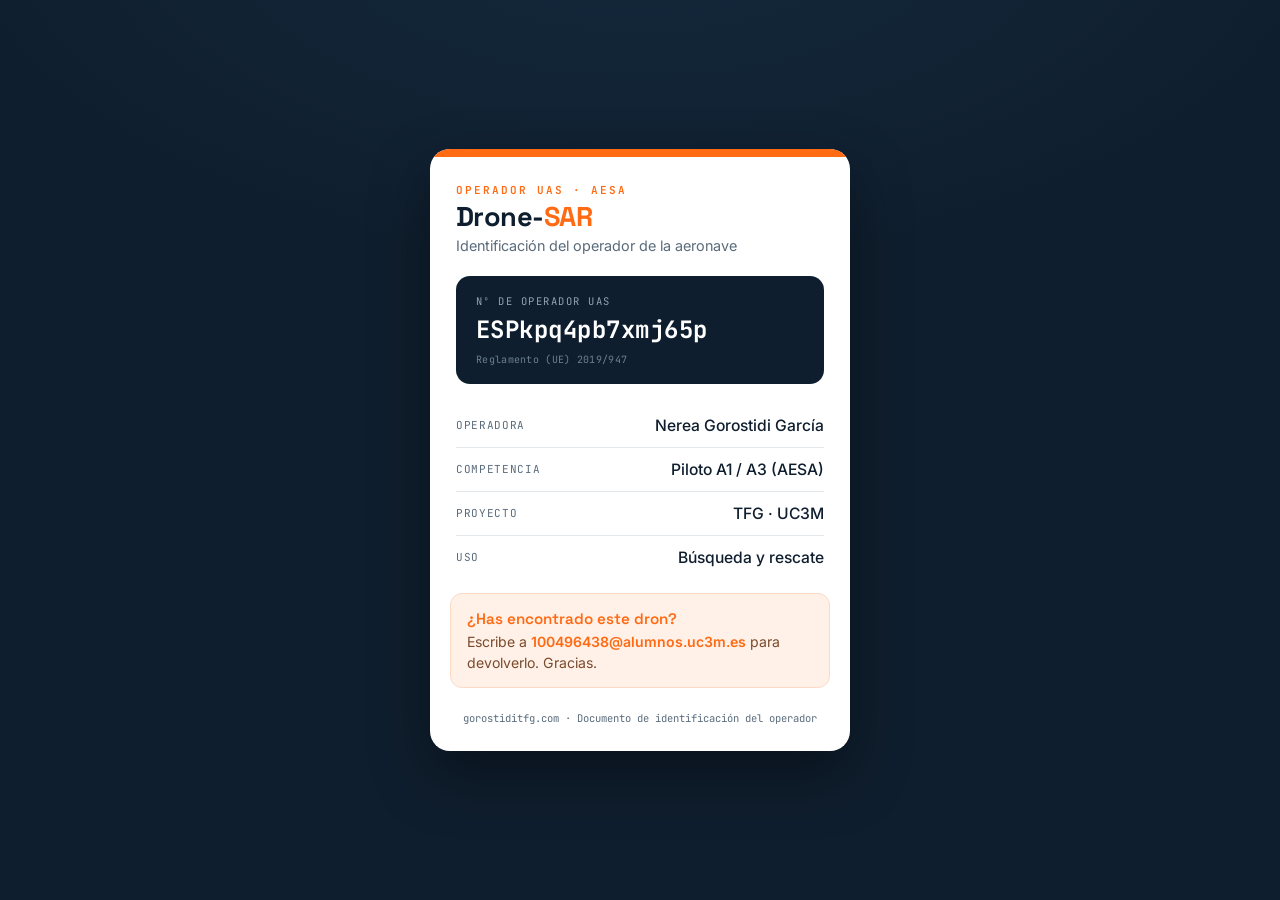
<file: www/web/operador.html>
<!DOCTYPE html>
<html lang="es">
<head>
<meta charset="UTF-8">
<meta name="viewport" content="width=device-width, initial-scale=1.0">
<title>Operador UAS · Drone-SAR</title>
<link rel="preconnect" href="https://fonts.googleapis.com">
<link rel="preconnect" href="https://fonts.gstatic.com" crossorigin>
<link href="https://fonts.googleapis.com/css2?family=Space+Grotesk:wght@400;500;600;700&family=Inter:wght@400;500;600&family=JetBrains+Mono:wght@400;500;600;700&display=swap" rel="stylesheet">
<style>
  :root{
    --bg:#0F1E2E;            /* fondo oscuro: se lee bien al sol y destaca como credencial */
    --card:#FFFFFF;
    --ink:#0F1E2E;--slate:#5A6B7B;
    --line:#E2E7EC;--line-strong:#CDD6DF;
    --signal:#FF6A13;--signal-soft:#FFF1E8;
    --sky:#0E7490;
    --display:"Space Grotesk",system-ui,sans-serif;
    --body:"Inter",system-ui,sans-serif;
    --mono:"JetBrains Mono",ui-monospace,monospace;
  }
  *{box-sizing:border-box;margin:0;padding:0}
  body{
    background:
      radial-gradient(1200px 600px at 50% -10%, #14293c 0%, var(--bg) 60%);
    min-height:100vh;color:var(--ink);font-family:var(--body);
    -webkit-font-smoothing:antialiased;
    display:flex;align-items:center;justify-content:center;
    padding:28px 18px;
  }
  .card{
    width:100%;max-width:420px;background:var(--card);border-radius:20px;
    overflow:hidden;box-shadow:0 24px 60px rgba(0,0,0,.4);
  }
  .top{background:var(--signal);height:8px;width:100%}

  .head{padding:26px 26px 18px}
  .eyebrow{
    font-family:var(--mono);font-size:11px;letter-spacing:.18em;text-transform:uppercase;
    color:var(--signal);font-weight:600;
  }
  .title{
    font-family:var(--display);font-weight:700;font-size:1.7rem;letter-spacing:-.02em;
    margin-top:6px;line-height:1.05;
  }
  .title .sar{color:var(--signal)}
  .sub{font-size:.9rem;color:var(--slate);margin-top:6px}

  /* Número de operador — el dato protagonista */
  .opnum{
    margin:4px 26px 0;padding:18px 20px;border-radius:14px;
    background:var(--ink);color:#fff;
  }
  .opnum .label{
    font-family:var(--mono);font-size:10.5px;letter-spacing:.14em;text-transform:uppercase;
    color:#8fa3b5;
  }
  .opnum .num{
    font-family:var(--mono);font-weight:700;font-size:1.5rem;letter-spacing:.02em;
    margin-top:6px;word-break:break-all;
  }
  .opnum .hint{font-family:var(--mono);font-size:10px;color:#6b8093;margin-top:8px;letter-spacing:.03em}

  .rows{padding:20px 26px 6px}
  .row{display:flex;justify-content:space-between;gap:16px;padding:12px 0;border-bottom:1px solid var(--line)}
  .row:last-child{border-bottom:none}
  .row .k{font-family:var(--mono);font-size:11px;letter-spacing:.06em;text-transform:uppercase;color:var(--slate);flex:0 0 auto;padding-top:2px}
  .row .v{font-size:.98rem;font-weight:500;text-align:right}

  .found{
    margin:8px 20px 22px;padding:14px 16px;border-radius:12px;
    background:var(--signal-soft);border:1px solid #FBD9C4;
  }
  .found b{font-family:var(--display);font-weight:600;color:var(--signal);font-size:.95rem}
  .found p{font-size:.88rem;color:#7a4a2c;margin-top:3px;line-height:1.5}
  .found a{color:var(--signal);font-weight:600;text-decoration:none}

  .foot{padding:0 26px 24px;font-family:var(--mono);font-size:10.5px;color:var(--slate);line-height:1.6;text-align:center}
</style>
</head>
<body>
  <div class="card">
    <div class="top"></div>

    <div class="head">
      <div class="eyebrow">Operador UAS · AESA</div>
      <div class="title">Drone-<span class="sar">SAR</span></div>
      <div class="sub">Identificación del operador de la aeronave</div>
    </div>

    <!-- NÚMERO DE OPERADOR (sin los 3 caracteres secretos del Remote ID) -->
    <div class="opnum">
      <div class="label">Nº de operador UAS</div>
      <div class="num">ESPkpq4pb7xmj65p</div>   <!-- número público del certificado (sin los 3 dígitos secretos del Remote ID) -->
      <div class="hint">Reglamento (UE) 2019/947</div>
    </div>

    <!-- DATOS. Borra las filas que no quieras hacer públicas. -->
    <div class="rows">
      <div class="row">
        <span class="k">Operadora</span>
        <span class="v">Nerea Gorostidi García</span>
      </div>
      <div class="row">
        <span class="k">Competencia</span>
        <span class="v">Piloto A1 / A3 (AESA)</span>
      </div>
      <div class="row">
        <span class="k">Proyecto</span>
        <span class="v">TFG · UC3M</span>
      </div>
      <div class="row">
        <span class="k">Uso</span>
        <span class="v">Búsqueda y rescate</span>
      </div>
    </div>

    <!-- OPCIONAL: contacto para devolución. Borra este bloque entero si no quieres exponer contacto. -->
    <div class="found">
      <b>¿Has encontrado este dron?</b>
      <p>Escribe a <a href="mailto:100496438@alumnos.uc3m.es">100496438@alumnos.uc3m.es</a> para devolverlo. Gracias.</p>
    </div>

    <div class="foot">
      gorostiditfg.com · Documento de identificación del operador
    </div>
  </div>
</body>
</html>
</file>
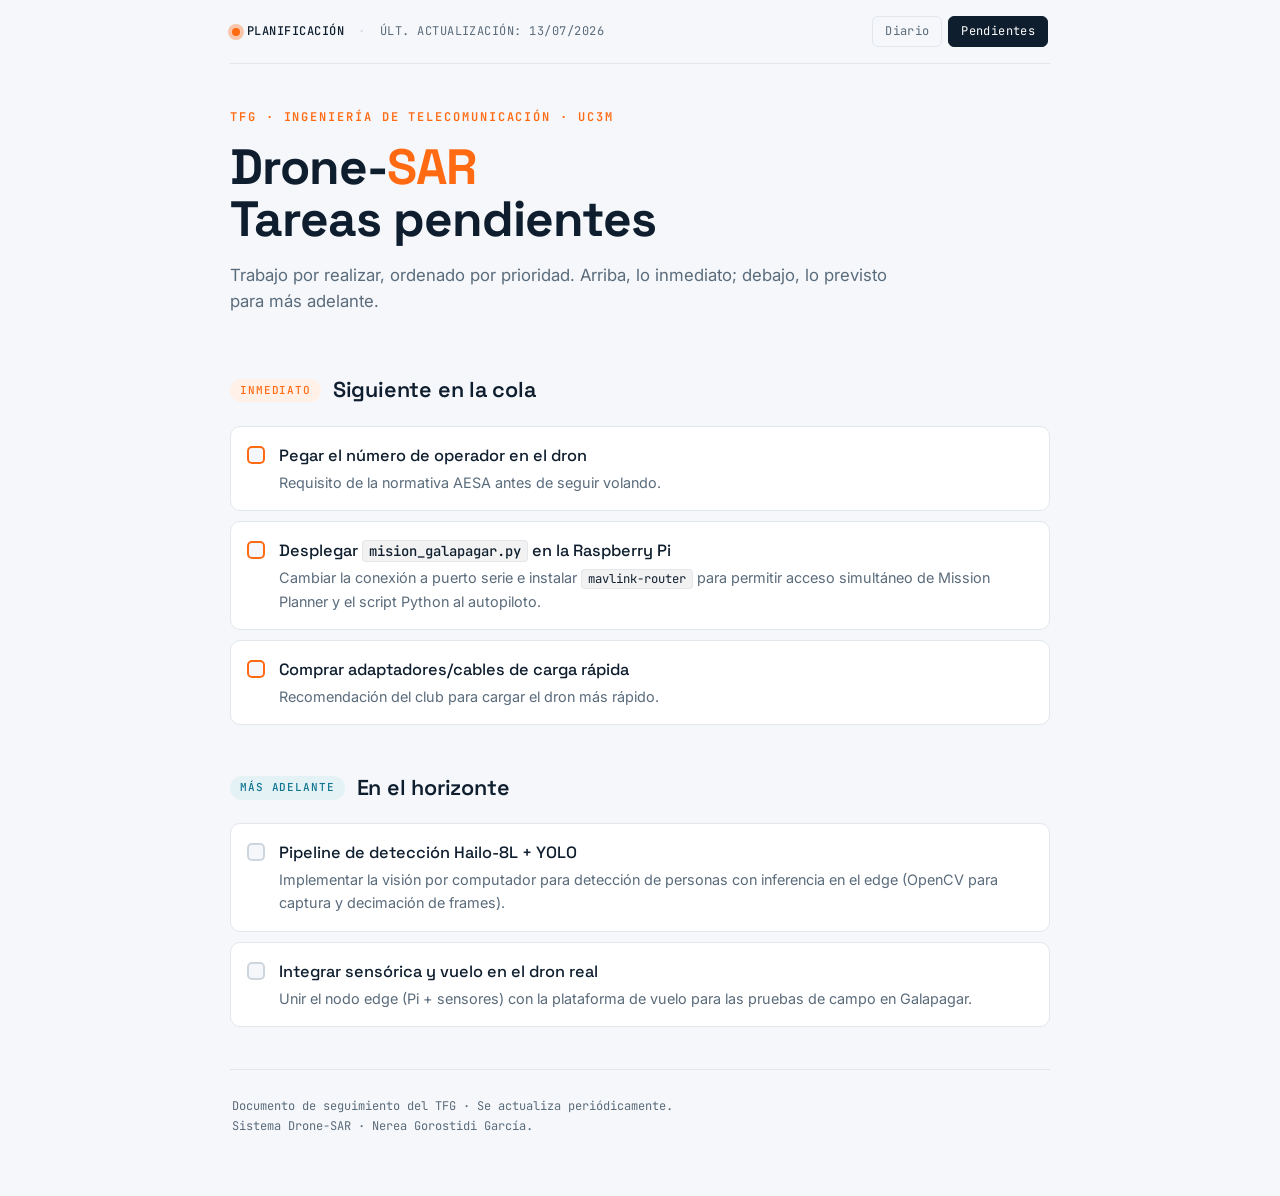
<file: www/web/todo.html>
<!DOCTYPE html>
<html lang="es">
<head>
<meta charset="UTF-8">
<meta name="viewport" content="width=device-width, initial-scale=1.0">
<title>Drone-SAR · Tareas pendientes</title>
<link rel="preconnect" href="https://fonts.googleapis.com">
<link rel="preconnect" href="https://fonts.gstatic.com" crossorigin>
<link href="https://fonts.googleapis.com/css2?family=Space+Grotesk:wght@400;500;600;700&family=Inter:wght@400;500;600&family=JetBrains+Mono:wght@400;500;600&display=swap" rel="stylesheet">
<style>
  :root{
    --bg:#F5F7FA;--surface:#FFFFFF;--ink:#0F1E2E;--slate:#5A6B7B;
    --line:#E2E7EC;--line-strong:#CDD6DF;
    --signal:#FF6A13;--signal-soft:#FFF1E8;
    --done:#1F9D6B;--done-soft:#E7F5EF;
    --sky:#0E7490;--sky-soft:#E4F2F5;
    --display:"Space Grotesk",system-ui,sans-serif;
    --body:"Inter",system-ui,sans-serif;
    --mono:"JetBrains Mono",ui-monospace,monospace;
  }
  *{box-sizing:border-box;margin:0;padding:0}
  html{scroll-behavior:smooth}
  body{background:var(--bg);color:var(--ink);font-family:var(--body);line-height:1.6;-webkit-font-smoothing:antialiased;padding:0 20px}
  .wrap{max-width:820px;margin:0 auto}

  .statusbar{display:flex;align-items:center;gap:14px;flex-wrap:wrap;font-family:var(--mono);font-size:12px;letter-spacing:.04em;color:var(--slate);border-bottom:1px solid var(--line);padding:16px 2px}
  .statusbar .live{display:flex;align-items:center;gap:7px;color:var(--ink);font-weight:500}
  .dot{width:8px;height:8px;border-radius:50%;background:var(--signal);position:relative}
  .dot::after{content:"";position:absolute;inset:-4px;border-radius:50%;background:var(--signal);opacity:.35;animation:ping 2s ease-out infinite}
  @keyframes ping{0%{transform:scale(.6);opacity:.5}100%{transform:scale(2.4);opacity:0}}
  .statusbar .sep{color:var(--line-strong)}
  .nav{margin-left:auto;display:flex;gap:6px}
  .nav a{font-family:var(--mono);font-size:12px;text-decoration:none;padding:5px 12px;border-radius:6px;letter-spacing:.03em;color:var(--slate);border:1px solid var(--line);transition:.15s}
  .nav a:hover{color:var(--ink);border-color:var(--line-strong)}
  .nav a.here{background:var(--ink);color:#fff;border-color:var(--ink)}

  header{padding:44px 0 30px}
  .eyebrow{font-family:var(--mono);font-size:12px;letter-spacing:.16em;text-transform:uppercase;color:var(--signal);font-weight:600;margin-bottom:14px}
  h1{font-family:var(--display);font-weight:700;font-size:clamp(2rem,6vw,3.1rem);line-height:1.05;letter-spacing:-.02em;margin-bottom:16px}
  h1 .sar{color:var(--signal)}
  .lede{font-size:1.05rem;color:var(--slate);max-width:60ch}

  .group{padding:28px 0 8px}
  .group-head{display:flex;align-items:center;gap:12px;margin-bottom:18px}
  .group-head h2{font-family:var(--display);font-weight:600;font-size:1.35rem;letter-spacing:-.01em}
  .chip{font-family:var(--mono);font-size:11px;letter-spacing:.08em;text-transform:uppercase;padding:3px 10px;border-radius:20px;font-weight:500}
  .chip.now{background:var(--signal-soft);color:var(--signal)}
  .chip.next{background:var(--sky-soft);color:var(--sky)}

  ul.todo{list-style:none}
  ul.todo li{position:relative;display:flex;gap:14px;align-items:flex-start;padding:16px;margin-bottom:10px;background:var(--surface);border:1px solid var(--line);border-radius:10px;transition:border-color .15s,transform .15s}
  ul.todo li:hover{border-color:var(--line-strong);transform:translateX(2px)}
  .box{flex:0 0 auto;width:18px;height:18px;margin-top:3px;border-radius:5px;border:2px solid var(--line-strong);background:var(--bg)}
  .group.now .box{border-color:var(--signal)}
  .body h3{font-family:var(--display);font-weight:500;font-size:1.02rem;margin-bottom:2px}
  .body p{color:var(--slate);font-size:.9rem}
  code{font-family:var(--mono);font-size:.85em;background:#F2F2F2;color:var(--ink);padding:1px 6px;border-radius:4px;border:1px solid var(--line)}

  footer{border-top:1px solid var(--line);padding:26px 2px 60px;margin-top:24px;font-family:var(--mono);font-size:12px;color:var(--slate);line-height:1.7}

  @media (max-width:520px){.nav{width:100%;margin-left:0;margin-top:8px}}
  @media (prefers-reduced-motion:reduce){.dot::after{animation:none}html{scroll-behavior:auto}ul.todo li:hover{transform:none}}
</style>
</head>
<body>
<div class="wrap">

  <div class="statusbar">
    <span class="live"><span class="dot"></span>PLANIFICACIÓN</span>
    <span class="sep">·</span>
    <span>ÚLT. ACTUALIZACIÓN: 13/07/2026</span>
    <nav class="nav">
      <a href="journal.html">Diario</a>
      <a href="todo.html" class="here">Pendientes</a>
    </nav>
  </div>

  <header>
    <div class="eyebrow">TFG · Ingeniería de Telecomunicación · UC3M</div>
    <h1>Drone-<span class="sar">SAR</span><br>Tareas pendientes</h1>
    <p class="lede">Trabajo por realizar, ordenado por prioridad. Arriba, lo inmediato; debajo, lo previsto para más adelante.</p>
  </header>

  <!-- ====== INMEDIATO ====== -->
  <div class="group now">
    <div class="group-head">
      <span class="chip now">Inmediato</span>
      <h2>Siguiente en la cola</h2>
    </div>
    <ul class="todo">
      <li>
        <span class="box"></span>
        <div class="body">
          <h3>Pegar el número de operador en el dron</h3>
          <p>Requisito de la normativa AESA antes de seguir volando.</p>
        </div>
      </li>
      <li>
        <span class="box"></span>
        <div class="body">
          <h3>Desplegar <code>mision_galapagar.py</code> en la Raspberry Pi</h3>
          <p>Cambiar la conexión a puerto serie e instalar <code>mavlink-router</code> para permitir acceso simultáneo de Mission Planner y el script Python al autopiloto.</p>
        </div>
      </li>
      <li>
        <span class="box"></span>
        <div class="body">
          <h3>Comprar adaptadores/cables de carga rápida</h3>
          <p>Recomendación del club para cargar el dron más rápido.</p>
        </div>
      </li>
    </ul>
  </div>

  <!-- ====== MÁS ADELANTE ====== -->
  <div class="group next">
    <div class="group-head">
      <span class="chip next">Más adelante</span>
      <h2>En el horizonte</h2>
    </div>
    <ul class="todo">
      <li>
        <span class="box"></span>
        <div class="body">
          <h3>Pipeline de detección Hailo-8L + YOLO</h3>
          <p>Implementar la visión por computador para detección de personas con inferencia en el edge (OpenCV para captura y decimación de frames).</p>
        </div>
      </li>
      <li>
        <span class="box"></span>
        <div class="body">
          <h3>Integrar sensórica y vuelo en el dron real</h3>
          <p>Unir el nodo edge (Pi + sensores) con la plataforma de vuelo para las pruebas de campo en Galapagar.</p>
        </div>
      </li>
    </ul>
  </div>

  <footer>
    Documento de seguimiento del TFG · Se actualiza periódicamente.<br>
    Sistema Drone-SAR · Nerea Gorostidi García.
  </footer>

</div>
</body>
</html>
</file>
<file: control/estilos.css>
/* =====================================================================
   estilos.css  —  Diseño de la página de control Drone-SAR
   Este fichero contiene TODO el CSS (los estilos) que antes estaban
   dentro del <style> en el HTML. El HTML lo carga con:
       <link rel="stylesheet" href="estilos.css">
   ===================================================================== */


/* ---------------------------------------------------------------------
   VARIABLES DE COLOR Y FUENTE
   :root es el "nivel más alto" del documento. Aquí definimos variables
   (--nombre) que luego reutilizamos en todo el CSS con var(--nombre).
   Así, si quieres cambiar un color, lo cambias UNA vez aquí.
   --------------------------------------------------------------------- */
:root{
  --bg:#0F1E2E;        /* fondo azul muy oscuro (color base de la página) */
  --surface:#16293C;   /* fondo de tarjetas/botones neutros (un poco más claro) */
  --ink:#F5F7FA;       /* color del texto principal (casi blanco) */
  --slate:#8fa3b5;     /* texto secundario (gris azulado) */
  --line:#26405A;      /* color de bordes y líneas */
  --signal:#FF6A13;    /* naranja de acento (rescate SAR) */
  --signal-d:#c94f0d;  /* naranja más oscuro (variante) */
  --danger:#E24B4A;    /* rojo (para desarmar / acciones peligrosas) */
  --danger-d:#b03433;  /* rojo más oscuro (variante) */
  --ok:#1F9D6B;        /* verde (acciones correctas) */
  --sky:#2F9BC4;       /* azul cielo (acento secundario) */

  /* Fuentes: definimos tres familias con su nombre y alternativas de reserva. */
  --display:"Space Grotesk",system-ui,sans-serif;   /* títulos */
  --body:"Inter",system-ui,sans-serif;              /* texto normal */
  --mono:"JetBrains Mono",ui-monospace,monospace;   /* datos, registro, etiquetas técnicas */
}


/* ---------------------------------------------------------------------
   RESET BÁSICO
   El selector universal * afecta a TODOS los elementos.
   Quitamos márgenes y rellenos por defecto del navegador y hacemos que
   el tamaño incluya el borde (box-sizing), para que los cálculos cuadren.
   --------------------------------------------------------------------- */
*{
  box-sizing:border-box;
  margin:0;
  padding:0;
}


/* ---------------------------------------------------------------------
   CUERPO DE LA PÁGINA
   --------------------------------------------------------------------- */
body{
  background:var(--bg);              /* fondo oscuro */
  color:var(--ink);                  /* texto claro */
  font-family:var(--body);           /* fuente por defecto: Inter */
  -webkit-font-smoothing:antialiased;/* texto más suave en pantallas Apple */
  padding:28px 18px;                 /* aire alrededor: 28px arriba/abajo, 18px lados */
  min-height:100vh;                  /* ocupa como mínimo toda la altura de la pantalla */
}

/* Contenedor central que agrupa todo y limita el ancho. */
.wrap{
  max-width:560px;   /* no se estira más de 560px (cómodo de leer) */
  margin:0 auto;     /* 'auto' a los lados = centrado horizontal */
}


/* ---------------------------------------------------------------------
   ENCABEZADO (eyebrow, título, subtítulo)
   --------------------------------------------------------------------- */
.eyebrow{
  font-family:var(--mono);       /* fuente monoespaciada (técnica) */
  font-size:11px;
  letter-spacing:.16em;          /* letras algo separadas */
  text-transform:uppercase;      /* todo en mayúsculas */
  color:var(--signal);           /* naranja */
  font-weight:600;
}
h1{
  font-family:var(--display);    /* Space Grotesk */
  font-weight:700;               /* negrita fuerte */
  font-size:2rem;
  letter-spacing:-.02em;         /* letras un pelín más juntas (estético en títulos) */
  margin:6px 0 4px;              /* márgenes arriba/abajo */
}
h1 .sar{ color:var(--signal); }  /* colorea de naranja el elemento con clase "sar" (el punto) */
.sub{
  color:var(--slate);            /* gris azulado */
  font-size:.95rem;
  font-family:var(--mono);
}


/* ---------------------------------------------------------------------
   GRUPOS DE BOTONES
   --------------------------------------------------------------------- */
.grupo{ margin-top:28px; }        /* separación entre secciones */

.grupo h2{
  font-family:var(--mono);
  font-size:12px;
  letter-spacing:.1em;
  text-transform:uppercase;
  color:var(--slate);
  margin-bottom:12px;
  font-weight:500;
}

/* "fila" coloca los botones en horizontal, uno al lado del otro. */
.fila{
  display:flex;      /* activa el modo flexible (elementos en línea) */
  gap:12px;          /* separación entre botones */
  flex-wrap:wrap;    /* si no caben, saltan a la línea siguiente */
}


/* ---------------------------------------------------------------------
   BOTONES
   --------------------------------------------------------------------- */
button{
  font-family:var(--display);
  font-weight:600;
  font-size:1rem;
  color:#fff;                /* texto blanco */
  border:none;               /* sin borde */
  border-radius:12px;        /* esquinas redondeadas */
  padding:16px 20px;         /* tamaño interior (alto/ancho del botón) */
  cursor:pointer;            /* el cursor se vuelve "mano" al pasar por encima */
  flex:1;                    /* cada botón ocupa el mismo espacio en su fila */
  min-width:120px;           /* pero nunca más estrecho de 120px */
  transition:transform .1s, filter .15s;  /* animación suave al pulsar/pasar */
}
button:hover{ filter:brightness(1.1); }   /* al pasar el ratón, se aclara un poco */
button:active{ transform:scale(.97); }     /* al pulsar, se encoge un pelín (efecto "clic") */

/* Colores según el tipo de botón (las clases que pusimos en el HTML). */
.b-ok{ background:var(--signal); }              /* naranja: armar, despegar */
.b-danger{ background:var(--danger); }          /* rojo: desarmar */
.b-neutral{                                     /* gris oscuro: navegación/regreso */
  background:var(--surface);
  border:1px solid var(--line);
}


/* ---------------------------------------------------------------------
   ZONA DE DESPEGUE (campo de altitud + botón)
   --------------------------------------------------------------------- */
.takeoff{
  display:flex;
  gap:12px;
  align-items:stretch;   /* el campo y el botón tienen la misma altura */
  flex-wrap:wrap;
}
.takeoff input{
  font-family:var(--mono);
  font-size:1rem;
  background:var(--surface);
  border:1px solid var(--line);
  color:var(--ink);
  border-radius:12px;
  padding:0 16px;
  width:120px;
  text-align:center;     /* el número se centra dentro del campo */
}
.takeoff input:focus{
  outline:none;                    /* quita el borde azul feo por defecto */
  border-color:var(--signal);      /* al escribir, el borde se pone naranja */
}


/* ---------------------------------------------------------------------
   REGISTRO DE COMANDOS (el recuadro de abajo)
   --------------------------------------------------------------------- */
.log{
  margin-top:28px;
  background:#0a1520;            /* fondo casi negro, tipo terminal */
  border:1px solid var(--line);
  border-radius:12px;
  padding:16px;
  font-family:var(--mono);       /* fuente monoespaciada (aspecto de consola) */
  font-size:12.5px;
  line-height:1.7;
  min-height:120px;              /* altura mínima */
  max-height:240px;              /* si crece mucho, no pasa de aquí... */
  overflow-y:auto;               /* ...y aparece barra de desplazamiento */
  color:var(--slate);
}
/* Colores de las líneas del registro según su tipo (los pone el JavaScript). */
.log .l-ok{ color:var(--ok); }       /* verde: enviado con éxito */
.log .l-err{ color:var(--danger); }  /* rojo: error */
.log .l-cmd{ color:var(--ink); }     /* claro: el comando que se envía */
.log .t{ color:#5a6b7b; }            /* gris apagado: la hora */
</file>
<file: www/control/estilos.css>
/* =====================================================================
   estilos.css  —  Diseño de la página de control Drone-SAR
   Este fichero contiene TODO el CSS (los estilos) que antes estaban
   dentro del <style> en el HTML. El HTML lo carga con:
       <link rel="stylesheet" href="estilos.css">

   Dirección visual: panel de equipo de rescate — chasis oscuro y cálido
   (no el azul-noche típico de dashboard), acabado tipo placa/instrumento
   con esquinas de mira de cámara, y acento ámbar de "equipo de rescate"
   (el mismo naranja que llevan los chalecos, balizas y cajas negras).
   ===================================================================== */


/* ---------------------------------------------------------------------
   VARIABLES DE COLOR Y FUENTE
   :root es el "nivel más alto" del documento. Aquí definimos variables
   (--nombre) que luego reutilizamos en todo el CSS con var(--nombre).
   Así, si quieres cambiar un color, lo cambias UNA vez aquí.
   --------------------------------------------------------------------- */
:root{
  --bg:#0D0C0A;         /* fondo casi negro, con un punto cálido (no azul) */
  --surface:#18160F;    /* superficie de tarjetas/inputs — taupe oscuro */
  --surface-2:#0A0908;  /* superficie hundida (terminal/registro) */
  --ink:#F2EFE6;        /* texto principal — blanco roto cálido */
  --muted:#96897A;      /* texto secundario — gris cálido */
  --line:#332E1E;       /* bordes y líneas — bronce apagado */
  --amber:#E5892A;      /* acento principal — ámbar de equipo de rescate */
  --red:#D2483C;        /* peligro — rojo controlado (no neón) */
  --green:#7BA05B;      /* éxito en el registro — verde apagado */

  --radius:5px;         /* esquinas de tarjetas/botones: casi rectas, tipo placa */

  /* Solo dos familias: una de instrumento técnico (datos/etiquetas) y una
     condensada de rótulo industrial (título y controles). Esta página
     apenas tiene texto de párrafo, así que no hace falta una tercera
     fuente "de lectura". */
  --display:"Big Shoulders Condensed",system-ui,sans-serif;
  --mono:"JetBrains Mono",ui-monospace,monospace;
}


/* ---------------------------------------------------------------------
   RESET BÁSICO
   El selector universal * afecta a TODOS los elementos.
   Quitamos márgenes y rellenos por defecto del navegador y hacemos que
   el tamaño incluya el borde (box-sizing), para que los cálculos cuadren.
   --------------------------------------------------------------------- */
*{
  box-sizing:border-box;
  margin:0;
  padding:0;
}

@media (prefers-reduced-motion: reduce){
  *{ transition:none !important; animation:none !important; }
}


/* ---------------------------------------------------------------------
   CUERPO DE LA PÁGINA
   --------------------------------------------------------------------- */
body{
  background:var(--bg);
  color:var(--ink);
  font-family:var(--mono);
  -webkit-font-smoothing:antialiased;
  padding:32px 18px 48px;
  min-height:100vh;
}

.wrap{
  max-width:560px;
  margin:0 auto;
}


/* ---------------------------------------------------------------------
   ENCABEZADO (eyebrow, título, subtítulo)
   --------------------------------------------------------------------- */
.eyebrow{
  font-family:var(--mono);
  font-size:11px;
  letter-spacing:.18em;
  text-transform:uppercase;
  color:var(--amber);
  font-weight:600;
}
h1{
  font-family:var(--display);
  font-weight:800;
  font-size:3rem;
  line-height:.95;
  text-transform:uppercase;
  letter-spacing:.01em;
  margin:8px 0 6px;
}
h1 .sar{ color:var(--amber); }
.sub{
  color:var(--muted);
  font-size:.85rem;
  font-family:var(--mono);
  letter-spacing:.02em;
}

/* Franja de "cinta de baliza" bajo el encabezado: rayas diagonales
   ámbar/fondo, como la cinta de precaución de un equipo de rescate.
   Es puramente un rasgo de estilo, el elemento distintivo de la página. */
.hazard{
  height:6px;
  margin:22px 0 6px;
  border-radius:2px;
  background:repeating-linear-gradient(
    -45deg,
    var(--amber) 0 10px,
    var(--surface) 10px 20px
  );
  opacity:.55;
}


/* ---------------------------------------------------------------------
   GRUPOS DE BOTONES  (tarjetas tipo placa, con esquinas de mira)
   --------------------------------------------------------------------- */
.grupo{
  position:relative;
  margin-top:20px;
  background:var(--surface);
  border:1px solid var(--line);
  border-radius:var(--radius);
  padding:18px 18px 20px;
}

/* Esquinas de mira: dos marcas en forma de "L" (arriba-izq. y abajo-dcha.)
   que asoman por fuera del borde de la tarjeta, como el visor de una
   cámara enfocando el bloque de controles. Referencia directa al dron. */
.grupo::before,
.grupo::after{
  content:"";
  position:absolute;
  width:14px;
  height:14px;
  pointer-events:none;
}
.grupo::before{
  top:-6px;
  left:-6px;
  border-top:2px solid var(--amber);
  border-left:2px solid var(--amber);
}
.grupo::after{
  bottom:-6px;
  right:-6px;
  border-bottom:2px solid var(--amber);
  border-right:2px solid var(--amber);
}

.grupo h2{
  font-family:var(--mono);
  font-size:11.5px;
  letter-spacing:.14em;
  text-transform:uppercase;
  color:var(--muted);
  margin-bottom:14px;
  font-weight:500;
  display:flex;
  align-items:center;
  gap:8px;
}
.grupo h2::before{
  content:"";
  width:6px;
  height:6px;
  background:var(--amber);
  flex:none;
}

/* "fila" coloca los botones en horizontal, uno al lado del otro. */
.fila{
  display:flex;
  gap:10px;
  flex-wrap:wrap;
}


/* ---------------------------------------------------------------------
   SELECTOR DE DRON
   --------------------------------------------------------------------- */
select{
  font-family:var(--mono);
  font-size:.95rem;
  font-weight:600;
  letter-spacing:.04em;
  color:var(--ink);
  background:var(--surface-2);
  border:1px solid var(--line);
  border-radius:var(--radius);
  padding:14px 40px 14px 16px;
  width:100%;
  cursor:pointer;
  appearance:none;
  -webkit-appearance:none;
  /* Flecha dibujada a mano en SVG (color ámbar) en vez del icono nativo
     del navegador, para que combine con el resto del panel. */
  background-image:url("data:image/svg+xml;utf8,<svg xmlns='http://www.w3.org/2000/svg' width='14' height='9' viewBox='0 0 14 9'><path d='M1 1l6 6 6-6' fill='none' stroke='%23E5892A' stroke-width='2' stroke-linecap='round' stroke-linejoin='round'/></svg>");
  background-repeat:no-repeat;
  background-position:right 16px center;
  transition:border-color .15s;
}
select:hover{ border-color:var(--amber); }
select:focus-visible{
  outline:2px solid var(--amber);
  outline-offset:2px;
}


/* ---------------------------------------------------------------------
   BOTONES
   --------------------------------------------------------------------- */
button{
  font-family:var(--display);
  font-weight:700;
  font-size:1.15rem;
  letter-spacing:.02em;
  text-transform:uppercase;
  border:none;
  border-radius:var(--radius);
  padding:14px 18px;
  cursor:pointer;
  flex:1;
  min-width:130px;
  transition:filter .15s, transform .08s, box-shadow .15s;
}
button:hover{ filter:brightness(1.08); }
button:active{ transform:translateY(1px); filter:brightness(.92); }
button:focus-visible{
  outline:2px solid var(--ink);
  outline-offset:2px;
}

/* Ámbar/rojo con texto oscuro: acabado de placa de aviso (como las
   etiquetas de peligro reales), no un botón de app con texto blanco. */
.b-ok{ background:var(--amber); color:var(--bg); }
.b-danger{ background:var(--red); color:var(--bg); }
.b-neutral{
  background:transparent;
  color:var(--ink);
  border:1px solid var(--line);
}
.b-neutral:hover{ border-color:var(--amber); filter:none; }


/* ---------------------------------------------------------------------
   ZONA DE DESPEGUE / PARÁMETROS (campo numérico + botón)
   --------------------------------------------------------------------- */
.takeoff{
  display:flex;
  gap:10px;
  align-items:stretch;
  flex-wrap:wrap;
}
.takeoff input{
  font-family:var(--mono);
  font-size:1rem;
  font-weight:600;
  background:var(--surface-2);
  border:1px solid var(--line);
  color:var(--ink);
  border-radius:var(--radius);
  padding:0 16px;
  width:110px;
  text-align:center;
}
.takeoff input:focus-visible{
  outline:none;
  border-color:var(--amber);
}
/* En la fila de parámetros, el desplegable ocupa solo lo que necesita
   (no el 100% como el selector de dron) para que quepa junto al botón. */
.takeoff select{ width:auto; flex:0 0 auto; }


/* ---------------------------------------------------------------------
   VÍDEO EN DIRECTO (streaming edge AI)
   El iframe viene con width/height fijos (640x360) desde el proveedor
   del stream, pero aquí lo forzamos a ser responsive: en vez de esos
   píxeles fijos, .video-wrap reserva el hueco con aspect-ratio 16:9 y
   el iframe se estira dentro con position:absolute + inset:0.
   --------------------------------------------------------------------- */
.video-wrap{
  position:relative;
  width:100%;
  aspect-ratio:16/9;
  background:var(--surface-2);
  border:1px solid var(--line);
  border-radius:var(--radius);
  overflow:hidden;
}
.video-wrap iframe{
  position:absolute;
  inset:0;
  width:100%;
  height:100%;
  border:0;
}


/* ---------------------------------------------------------------------
   REGISTRO DE COMANDOS (el recuadro de abajo)
   Superficie "hundida", a diferencia de las tarjetas de control (que
   están en relieve): así se lee como una lectura pasiva, no un mando.
   --------------------------------------------------------------------- */
.log{
  margin-top:24px;
  background:var(--surface-2);
  border:1px solid var(--line);
  border-radius:var(--radius);
  padding:16px;
  font-family:var(--mono);
  font-size:12.5px;
  line-height:1.7;
  min-height:120px;
  max-height:240px;
  overflow-y:auto;
  color:var(--muted);
}
.log .l-ok{ color:var(--green); }
.log .l-err{ color:var(--red); }
.log .l-cmd{ color:var(--ink); }
.log .t{ color:#514A38; }


/* ---------------------------------------------------------------------
   RESPONSIVE
   --------------------------------------------------------------------- */
@media (max-width:420px){
  h1{ font-size:2.3rem; }
  button{ font-size:1rem; padding:13px 16px; }
}
</file>
